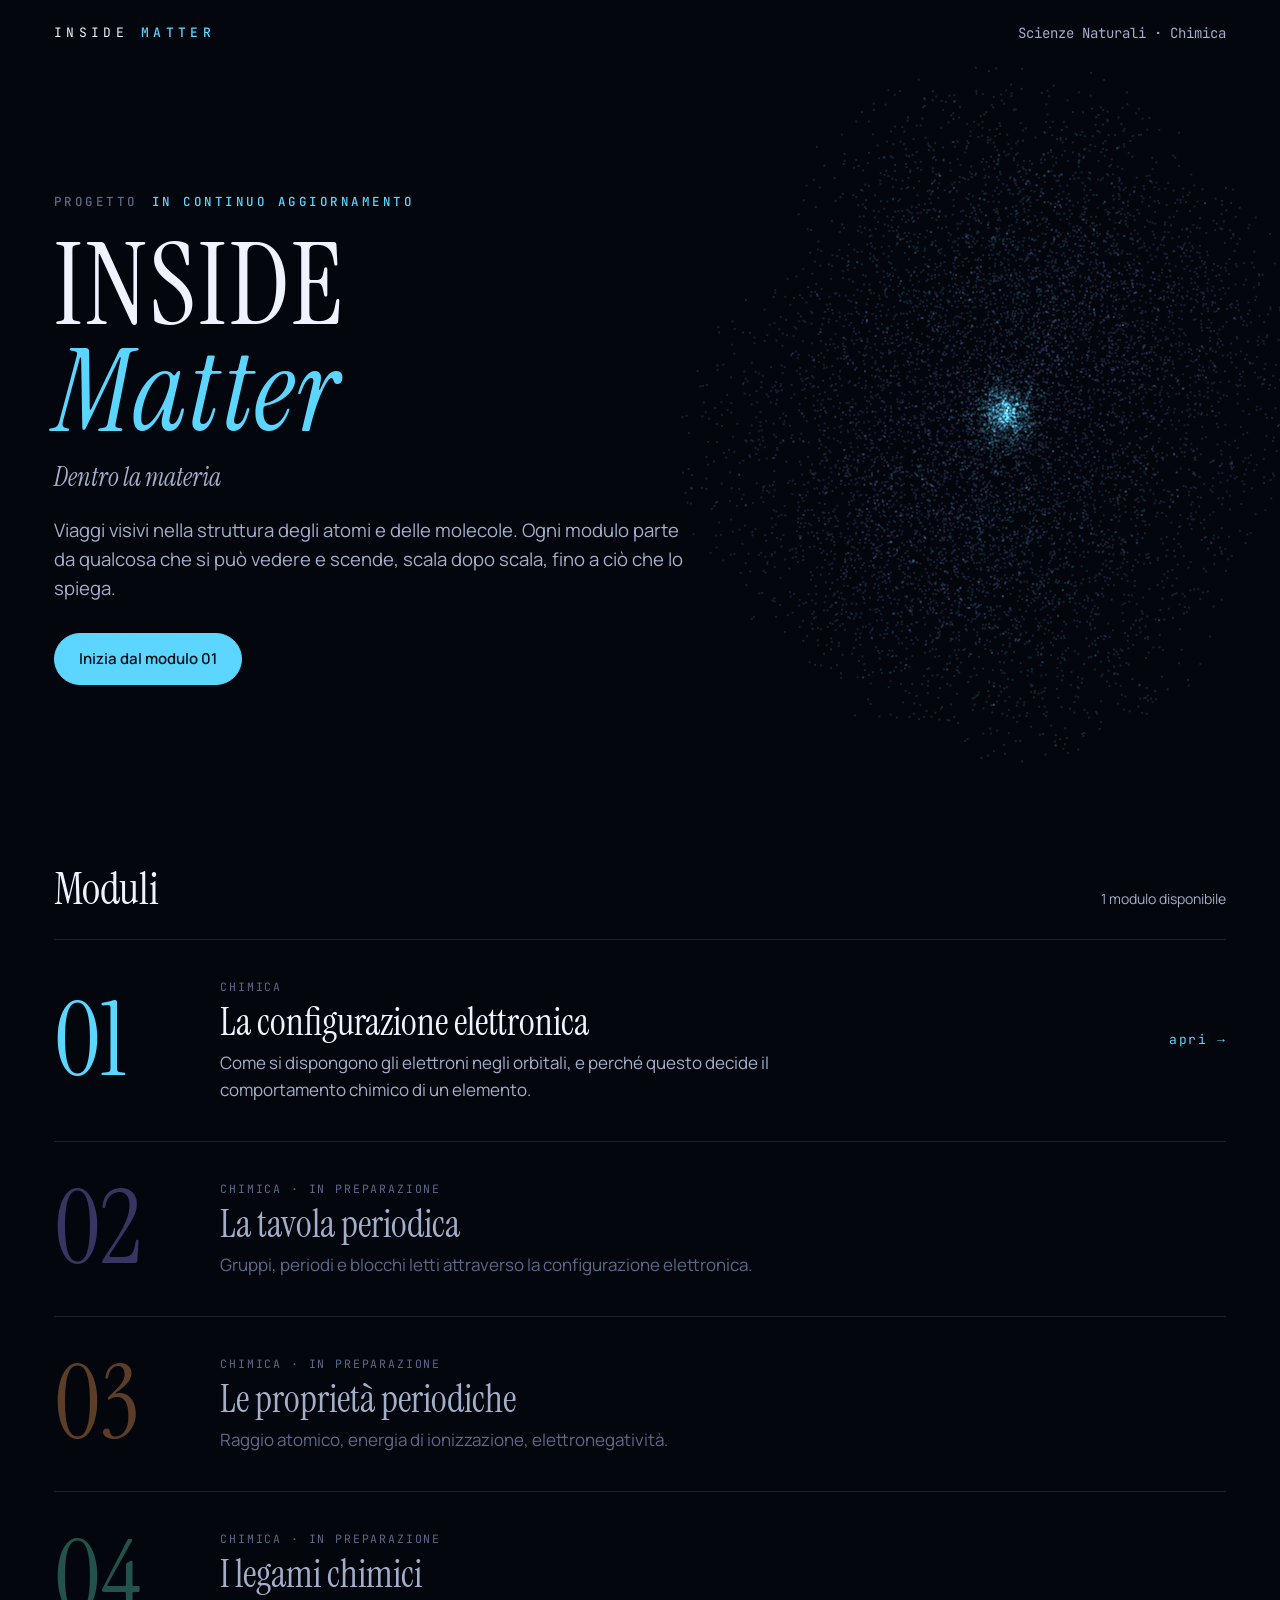
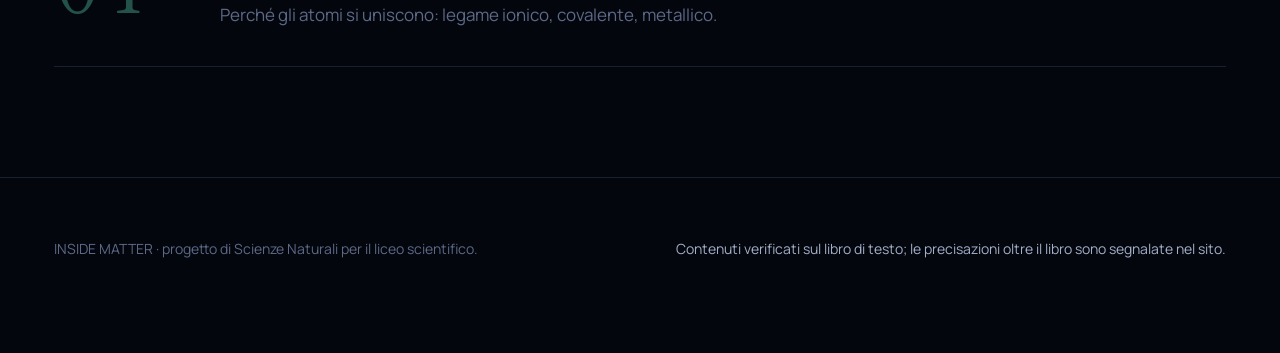
<file: index.html>
<!DOCTYPE html>
<html lang="it">
<head>
<meta charset="utf-8">
<meta name="viewport" content="width=device-width, initial-scale=1">
<title>INSIDE MATTER · Dentro la materia</title>
<meta name="description" content="Un progetto di Scienze Naturali: viaggi visivi e interattivi dentro la struttura della materia, un modulo alla volta.">
<link rel="stylesheet" href="assets/css/base.css">
<link rel="stylesheet" href="assets/css/home.css">
</head>
<body class="home">

<!-- HOME — l'elenco dei moduli si costruisce da catalogo.js: qui non serve modificare nulla
     quando aggiungi un capitolo. -->
<header class="h-barra">
  <span class="marchio mono">INSIDE <b>MATTER</b></span>
  <span class="mono piccolo">Scienze Naturali · Chimica</span>
</header>

<main>
  <section class="h-eroe">
    <div class="h-arte" data-componente="copertina"></div>
    <div class="h-testo">
      <p class="occhiello" data-n="Progetto">in continuo aggiornamento</p>
      <h1>Inside<br><em>Matter</em></h1>
      <p class="sottotitolo">Dentro la materia</p>
      <p class="lead">Viaggi visivi nella struttura degli atomi e delle molecole. Ogni modulo parte da qualcosa che si può vedere e scende, scala dopo scala, fino a ciò che lo spiega.</p>
      <a class="btn pri h-inizia" id="inizia" href="moduli/01-configurazione-elettronica/index.html">Inizia dal modulo 01</a>
    </div>
  </section>

  <section class="h-moduli" aria-labelledby="titolo-moduli">
    <div class="h-moduli-testa">
      <h2 id="titolo-moduli">Moduli</h2>
      <p class="piccolo" id="conta-moduli"></p>
    </div>
    <ol class="indice" id="indice"></ol>
  </section>
</main>

<footer class="piede"><div class="dentro">
  <p>INSIDE MATTER · progetto di Scienze Naturali per il liceo scientifico.</p>
  <p class="piccolo">Contenuti verificati sul libro di testo; le precisazioni oltre il libro sono segnalate nel sito.</p>
</div></footer>

<script src="catalogo.js"></script>
<script>
/* Costruisce l'indice dei moduli dal catalogo */
(function () {
  var cat = (window.IM_CATALOGO || []).filter(function (m) { return m.stato !== 'nascosto'; });
  var ol = document.getElementById('indice'), pubblicati = 0;
  cat.forEach(function (m) {
    var attivo = m.stato === 'pubblicato'; if (attivo) pubblicati++;
    var li = document.createElement('li');
    li.className = 'voce' + (attivo ? '' : ' futura');
    li.style.setProperty('--c', m.colore || '#5cd6ff');
    li.innerHTML = (attivo ? '<a href="moduli/' + m.id + '/index.html">' : '<div>') +
      '<span class="v-num">' + m.numero + '</span>' +
      '<span class="v-corpo"><span class="v-mat mono">' + m.materia + (attivo ? '' : ' · in preparazione') + '</span>' +
      '<b class="v-tit">' + m.titolo + '</b><span class="v-sotto">' + m.sottotitolo + '</span></span>' +
      '<span class="v-vai mono">' + (attivo ? 'apri →' : '') + '</span>' + (attivo ? '</a>' : '</div>');
    ol.appendChild(li);
  });
  document.getElementById('conta-moduli').textContent = pubblicati + (pubblicati === 1 ? ' modulo disponibile' : ' moduli disponibili');
  var primo = cat.filter(function (m) { return m.stato === 'pubblicato'; })[0];
  if (primo) { var a = document.getElementById('inizia'); a.href = 'moduli/' + primo.id + '/index.html'; a.textContent = 'Inizia dal modulo ' + primo.numero; }
})();
</script>
<script src="assets/js/core.js"></script>
<script src="assets/js/componenti/nube-orbitale.js"></script>
</body>
</html>
</file>
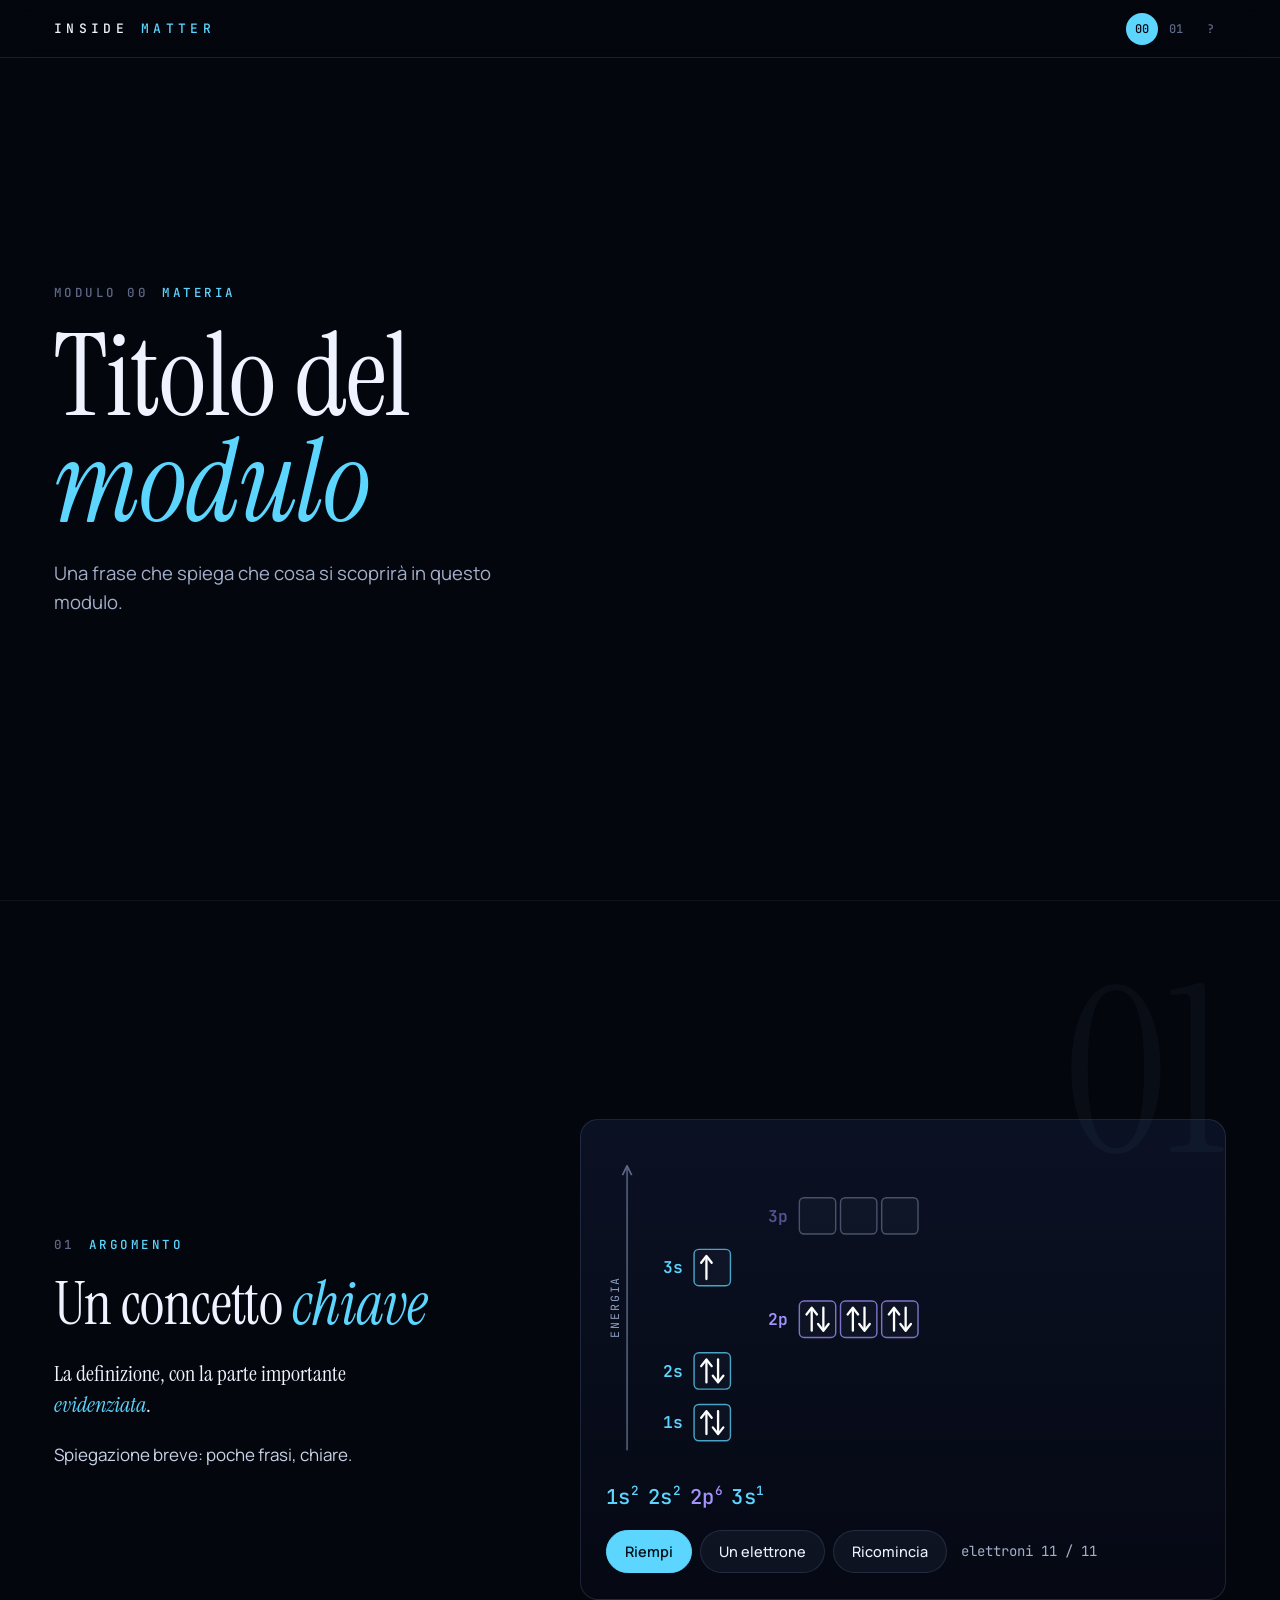
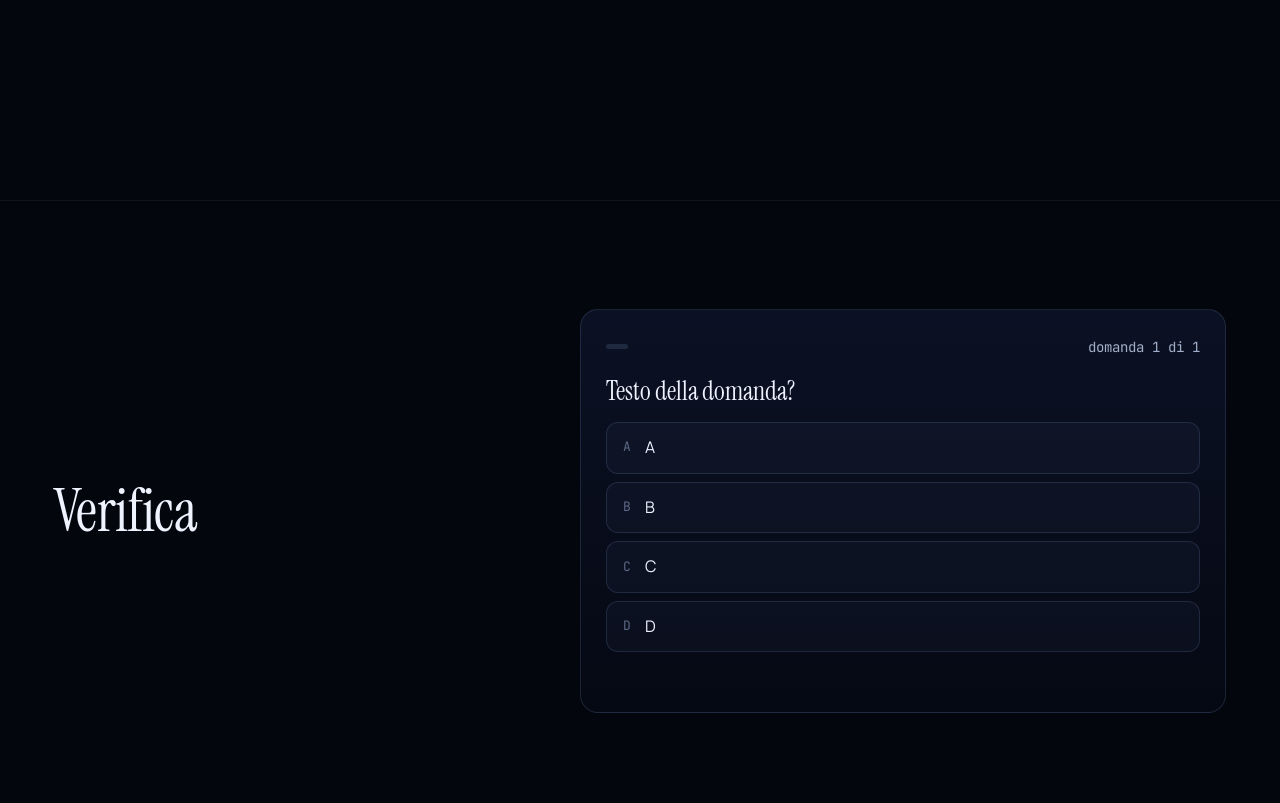
<file: _modello-modulo/index.html>
<!DOCTYPE html>
<html lang="it">
<head>
<meta charset="utf-8">
<meta name="viewport" content="width=device-width, initial-scale=1">
<!-- 1. Cambia il titolo della pagina -->
<title>Titolo del modulo · INSIDE MATTER</title>
<link rel="stylesheet" href="../../assets/css/base.css">
<link rel="stylesheet" href="../../assets/css/componenti.css">
<link rel="stylesheet" href="modulo.css">
</head>

<!-- =====================================================================
     MODELLO DI MODULO
     Come usarlo:
     1. copia questa cartella dentro  moduli/  e rinominala
        (es.  moduli/02-tavola-periodica)
     2. scrivi lo stesso nome in  data-modulo  qui sotto
     3. aggiungi il modulo in  catalogo.js  con  stato: 'pubblicato'
     4. scrivi le scene: ogni <section class="scena"> è un capitolo
        e compare da solo nella barra in alto.

     Attributi utili di una scena:
       data-titolo="..."   nome del capitolo (obbligatorio per la barra)
       data-breve="01"     etichetta corta nella barra
       class="scena piena" la scena occupa almeno tutto lo schermo

     Impaginazioni pronte (in assets/css/base.css):
       .griglia-2           testo a sinistra, figura a destra
       .griglia-2.inversa   figura a sinistra, testo a destra
       .testata             titolo a sinistra, introduzione a destra
       .centro              tutto centrato
       .griglia-3           tre colonne

     Elementi di testo pronti:
       .occhiello data-n="01"   piccola etichetta sopra il titolo
       <h2>Testo <em>evidenziato</em></h2>
       .lead   introduzione      .testo   paragrafi      .def   definizione
       .nota   precisazione oltre il libro (con riquadro ambra)
       .pannello   riquadro per un'interazione

     data-rivela="1|2|3|4" fa comparire un elemento quando entra in vista.

     Componenti interattivi già pronti (riusabili in ogni modulo):
       data-componente="nube-orbitale"     orbitali 3D (data-iniziale="2p")
       data-componente="scala-energetica"  diagramma orbitalico (data-elemento="Fe")
       data-componente="tavola"            primi 36 elementi esplorabili
       data-componente="livelli-atomo"     livelli di un atomo (data-elemento="Na")
       data-componente="quiz"              domande a scelta multipla (vedi sotto)
     Per un componente nuovo: crea un file in assets/js/componenti/,
     registralo con  IM.componente('nome', function (el, opzioni) { ... })
     e aggiungi il suo <script> in fondo a questa pagina.
     ===================================================================== -->
<body data-modulo="00-nome-del-modulo" data-radice="../../">

<main>

<!-- SCENA DI APERTURA -->
<section class="scena piena" id="apertura" data-titolo="Apertura" data-breve="00">
  <div class="dentro">
    <p class="occhiello" data-n="Modulo 00">Materia</p>
    <h1>Titolo del<br><em>modulo</em></h1>
    <p class="lead" style="margin-top:24px">Una frase che spiega che cosa si scoprirà in questo modulo.</p>
  </div>
</section>

<!-- SCENA CON TESTO E FIGURA -->
<section class="scena piena" id="concetto" data-titolo="Primo concetto" data-breve="01">
  <span class="numero-fondo" aria-hidden="true">01</span>
  <div class="dentro griglia-2">
    <div>
      <p class="occhiello" data-n="01" data-rivela>Argomento</p>
      <h2 data-rivela>Un concetto <em>chiave</em></h2>
      <p class="def" data-rivela="2" style="margin-top:24px">La definizione, con la parte importante <b>evidenziata</b>.</p>
      <div class="testo" data-rivela="3"><p>Spiegazione breve: poche frasi, chiare.</p></div>
    </div>
    <div class="pannello" data-rivela="2">
      <!-- Esempio di componente già pronto: -->
      <div data-componente="scala-energetica" data-elemento="Na" data-vuoti="1" data-controlli="si"></div>
    </div>
  </div>
</section>

<!-- SCENA QUIZ: "giusta" è l'indice della risposta corretta, partendo da 0 -->
<section class="scena" id="quiz" data-titolo="Quiz" data-breve="?">
  <div class="dentro griglia-2">
    <div><h2>Verifica</h2></div>
    <div class="pannello" data-componente="quiz">
      <script type="application/json">
      [
        {"domanda":"Testo della domanda?", "opzioni":["A","B","C","D"], "giusta":0, "spiegazione":"Perché la risposta giusta è A."}
      ]
      </script>
    </div>
  </div>
</section>

</main>

<!-- Script: tieni sempre i primi tre, poi solo i componenti che usi -->
<script src="../../catalogo.js"></script>
<script src="../../assets/js/chimica.js"></script>
<script src="../../assets/js/core.js"></script>
<script src="../../assets/js/componenti/scala-energetica.js"></script>
<script src="../../assets/js/componenti/regole.js"></script>
<script src="../../assets/js/componenti/quiz.js"></script>
</body>
</html>
</file>
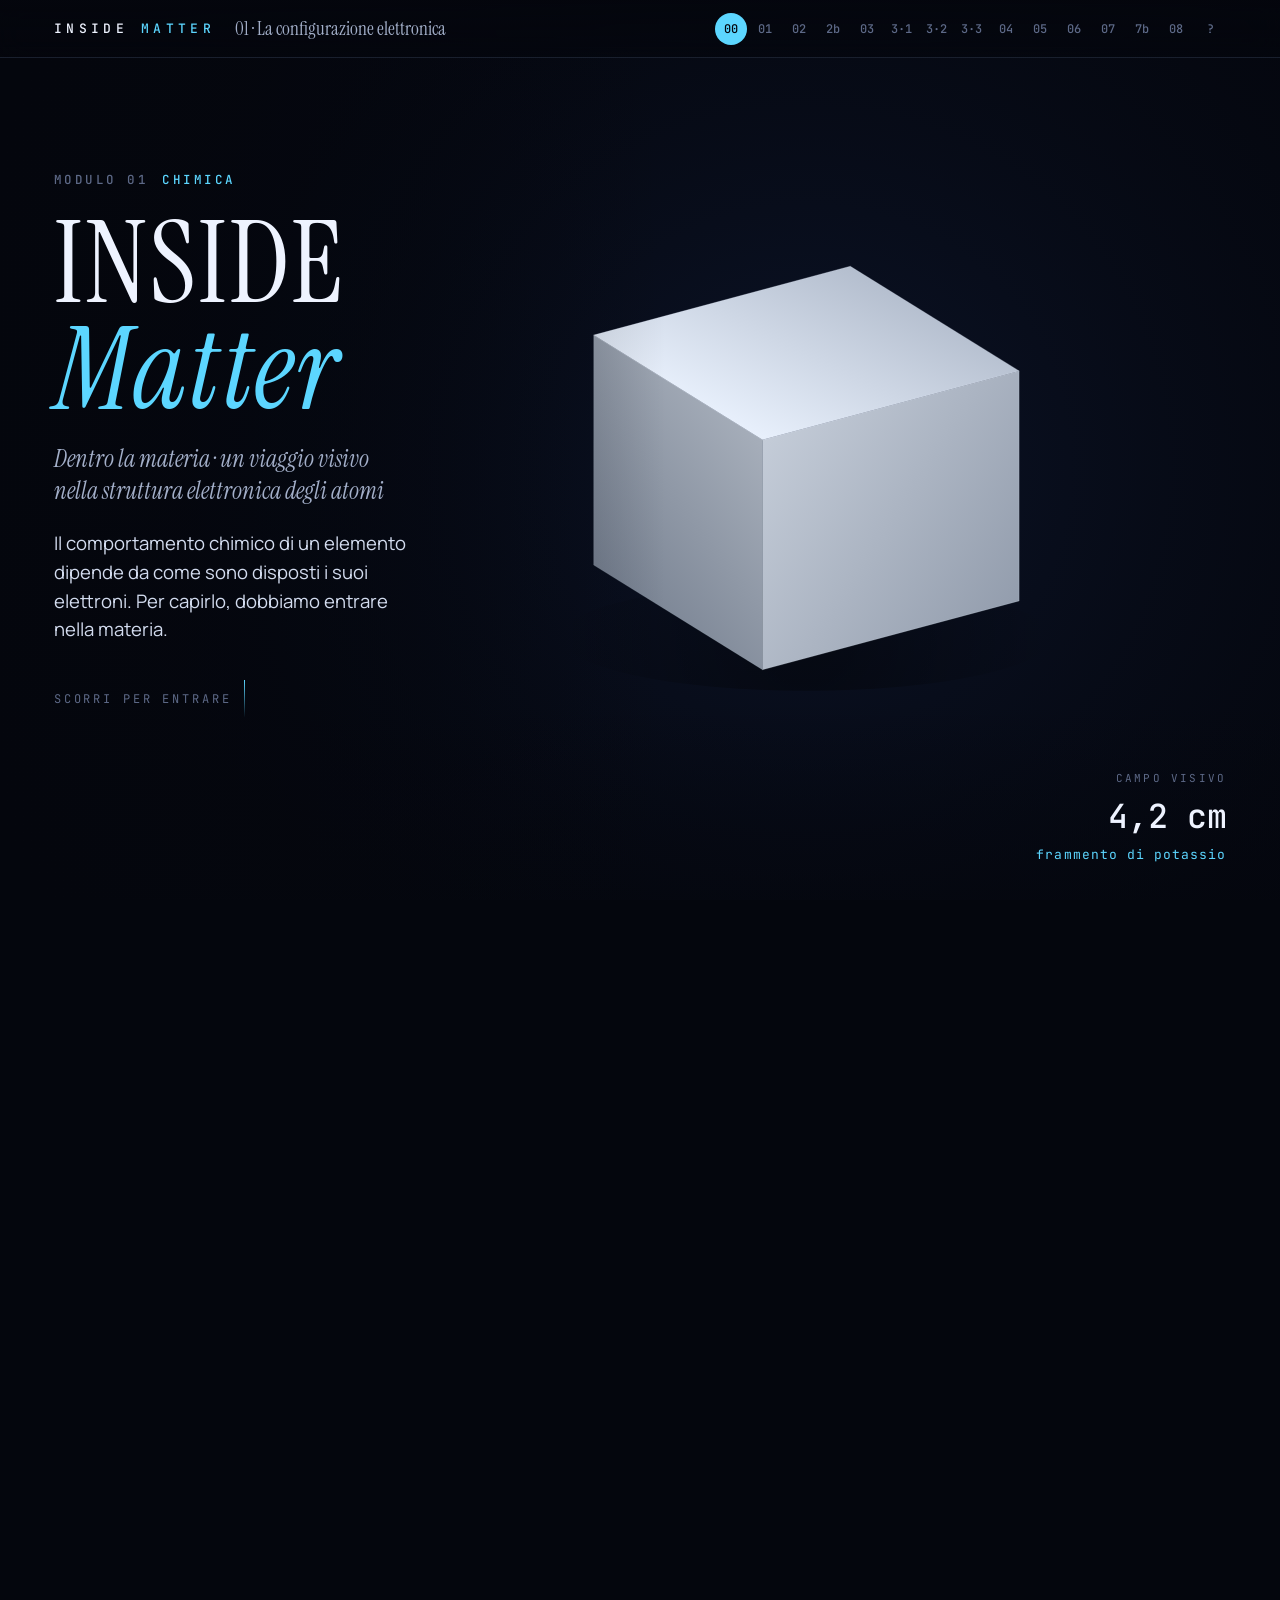
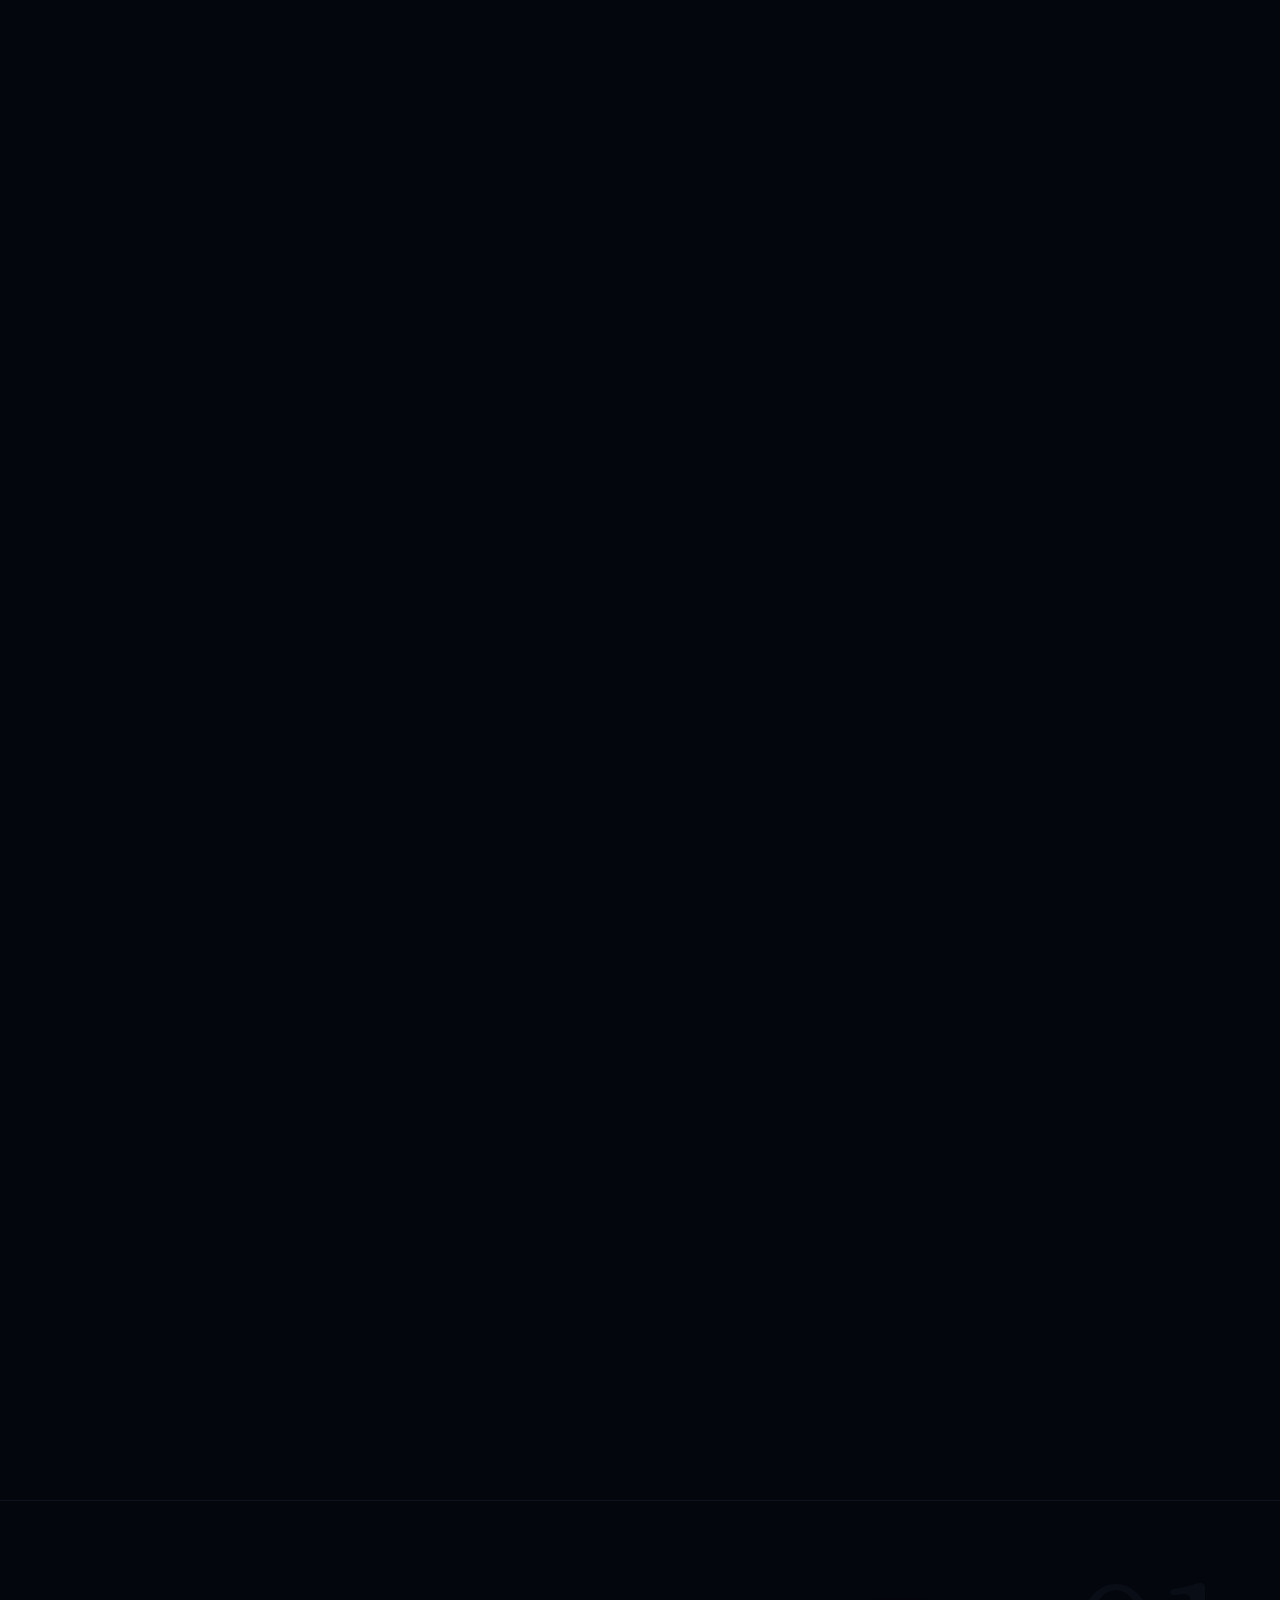
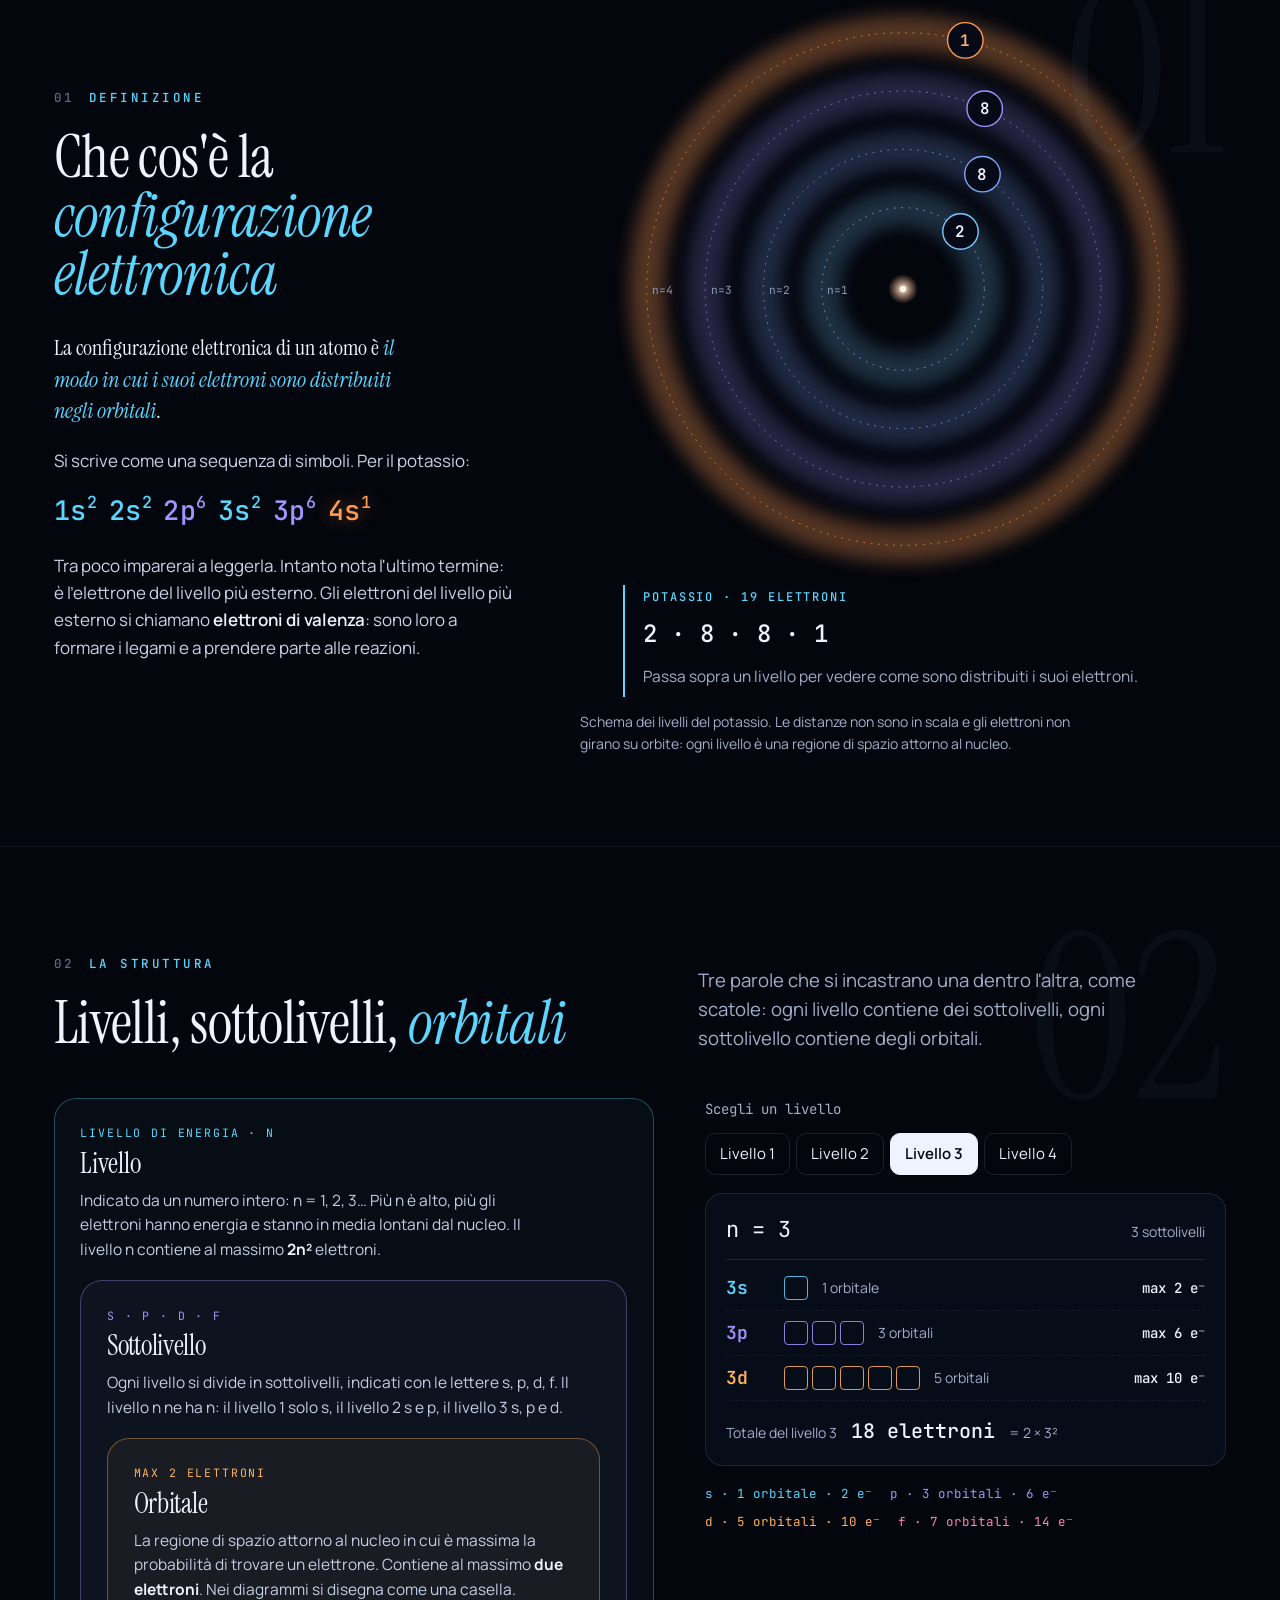
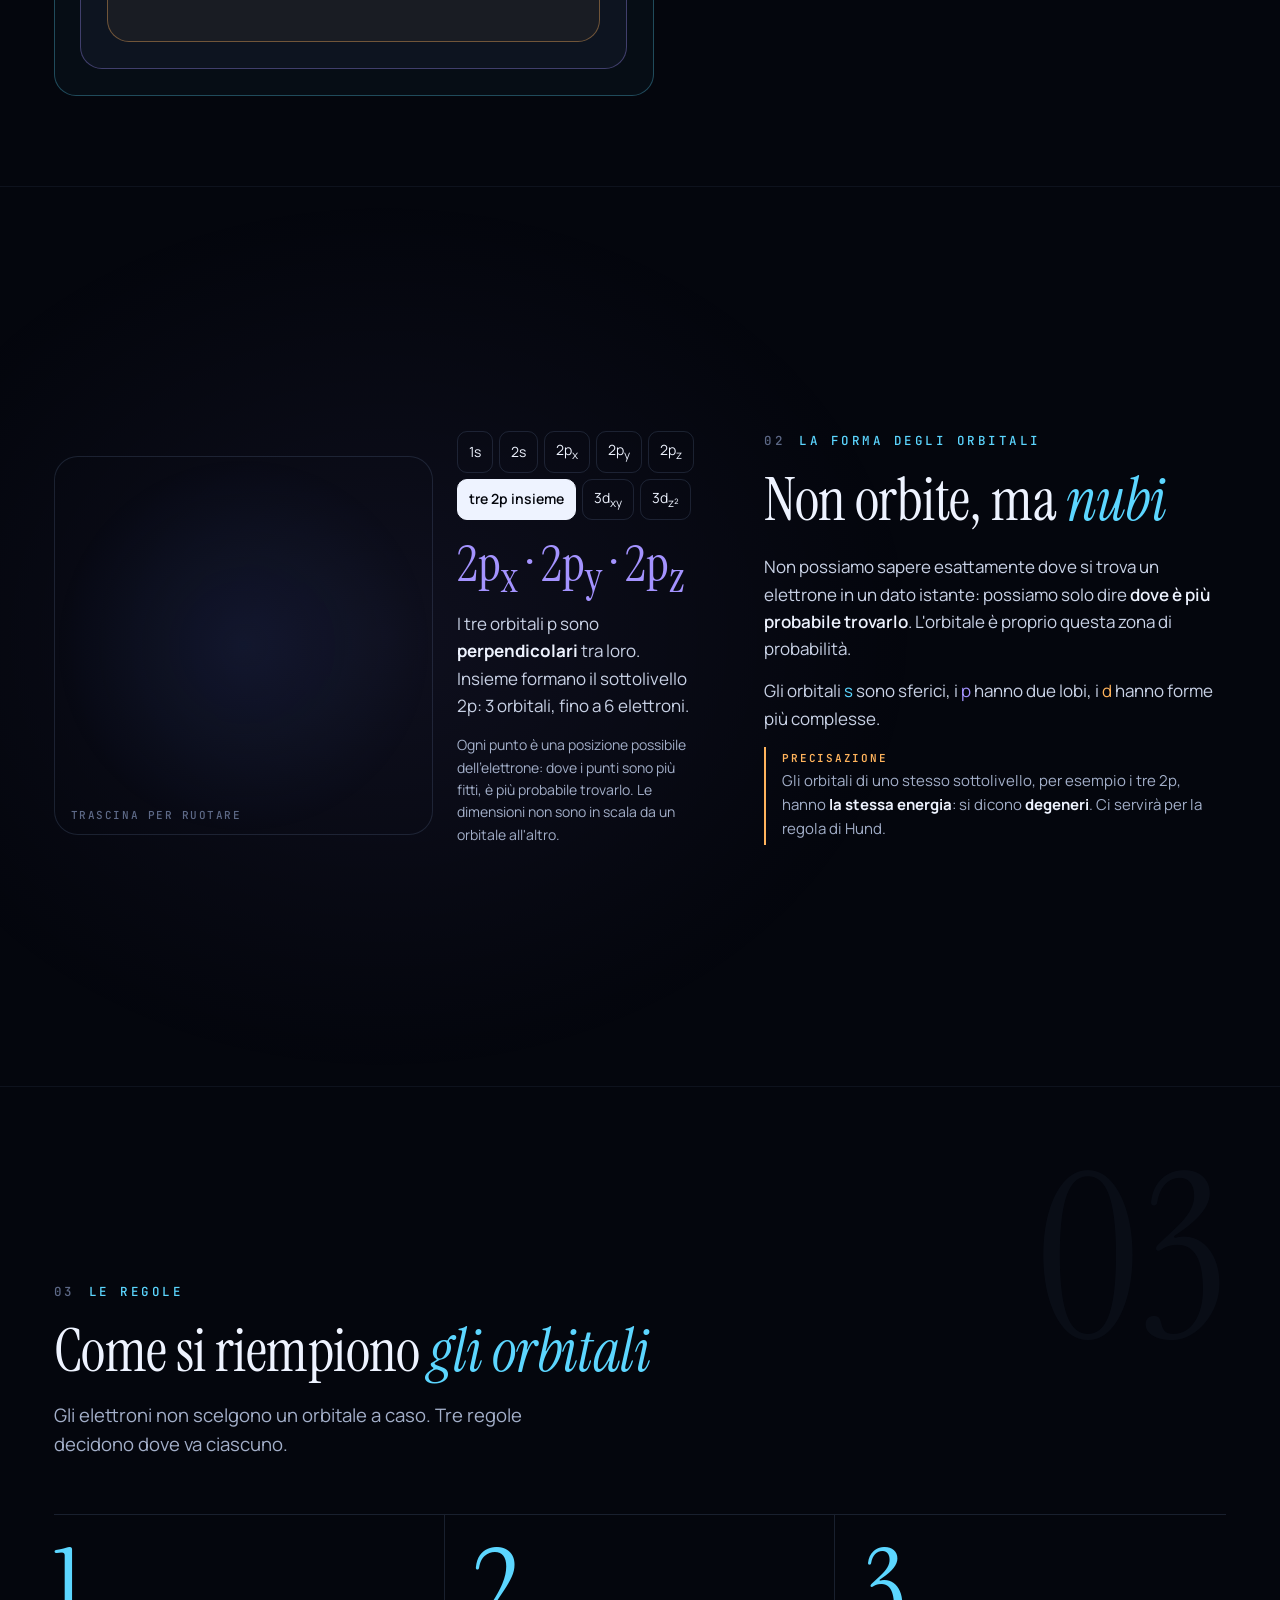
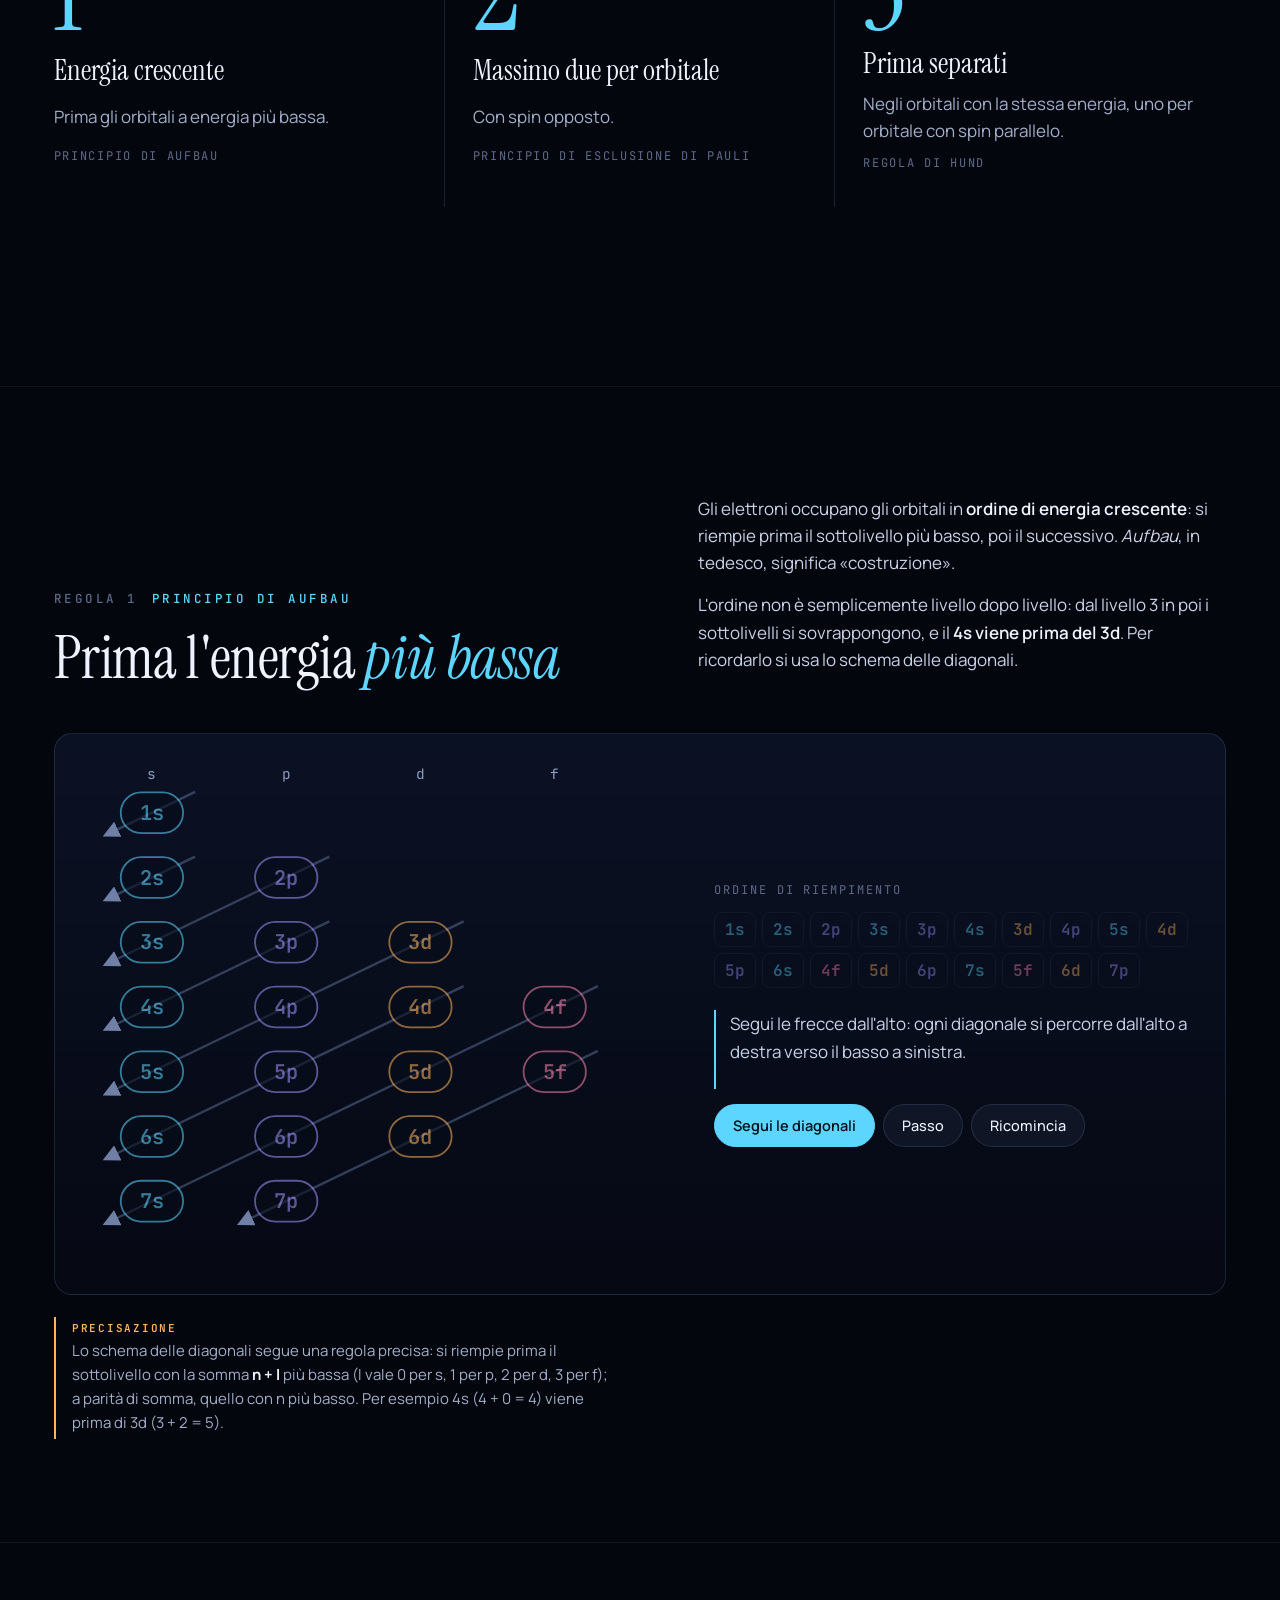
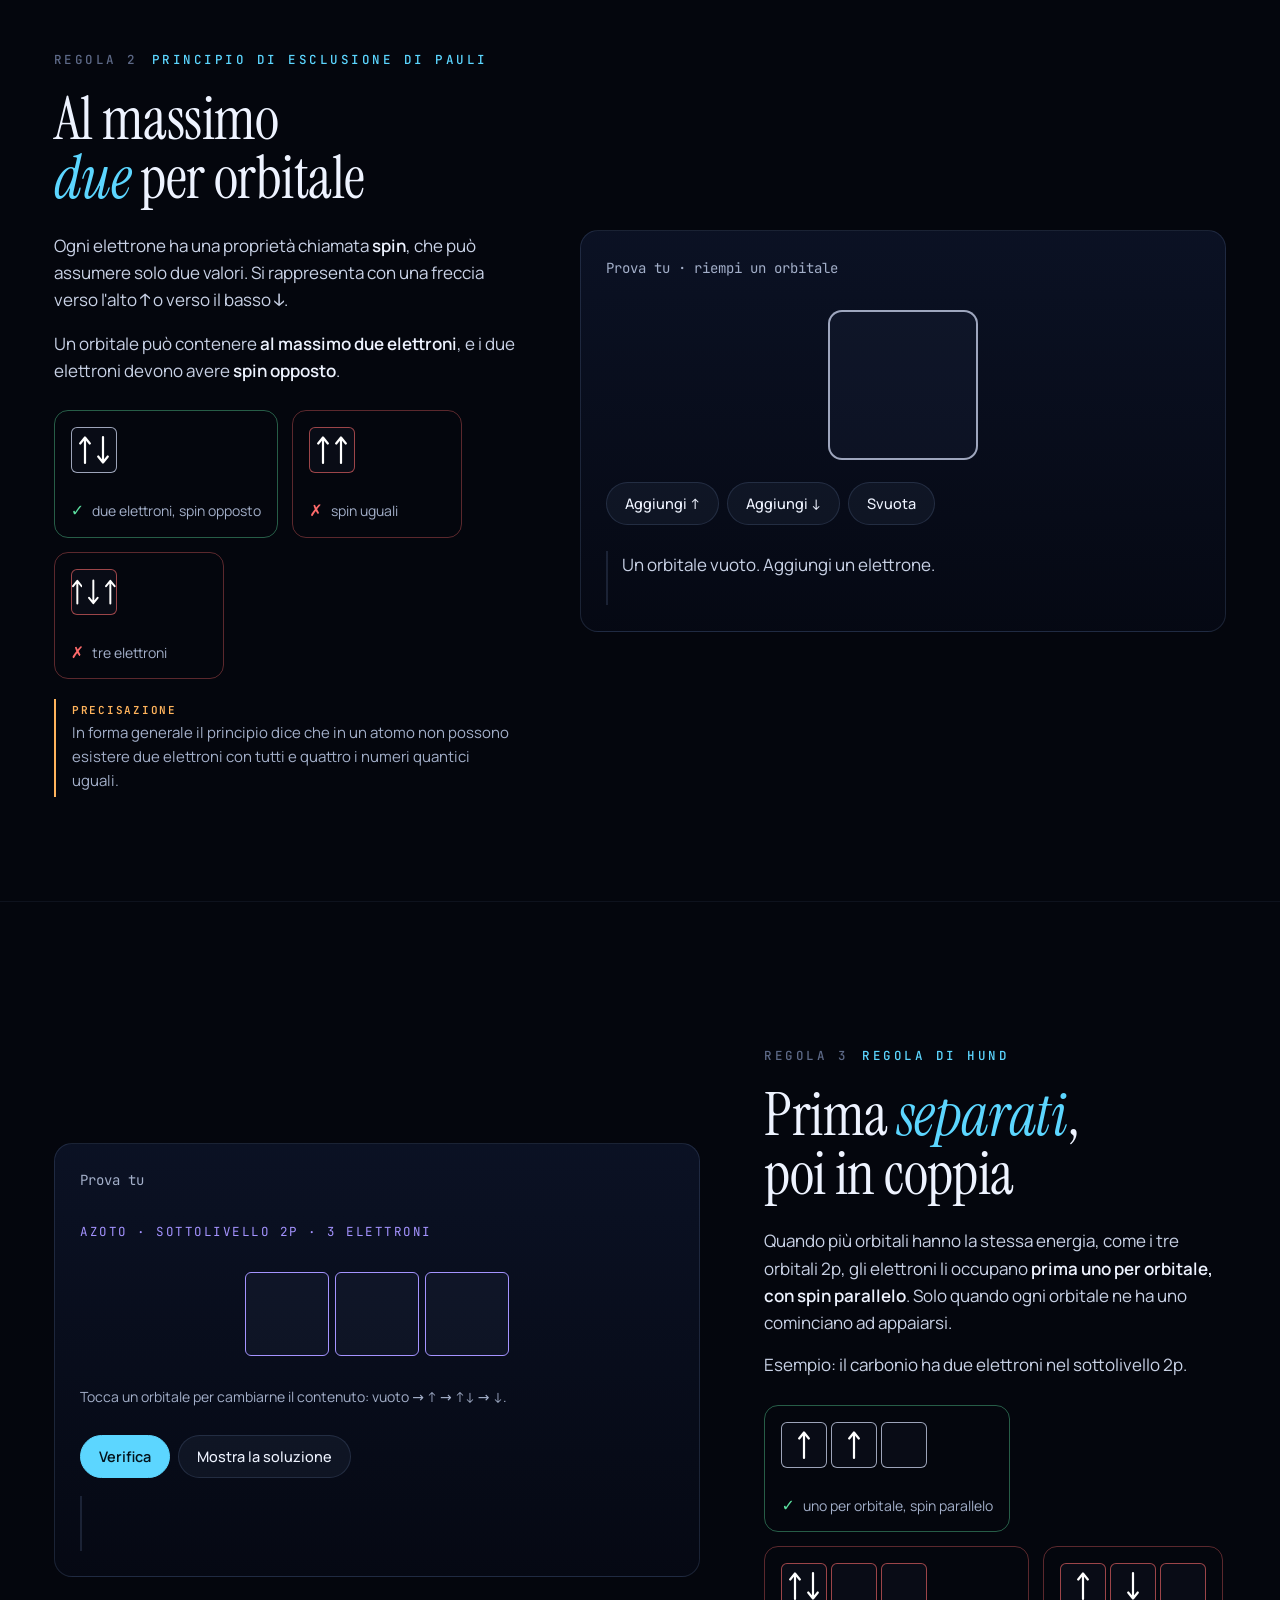
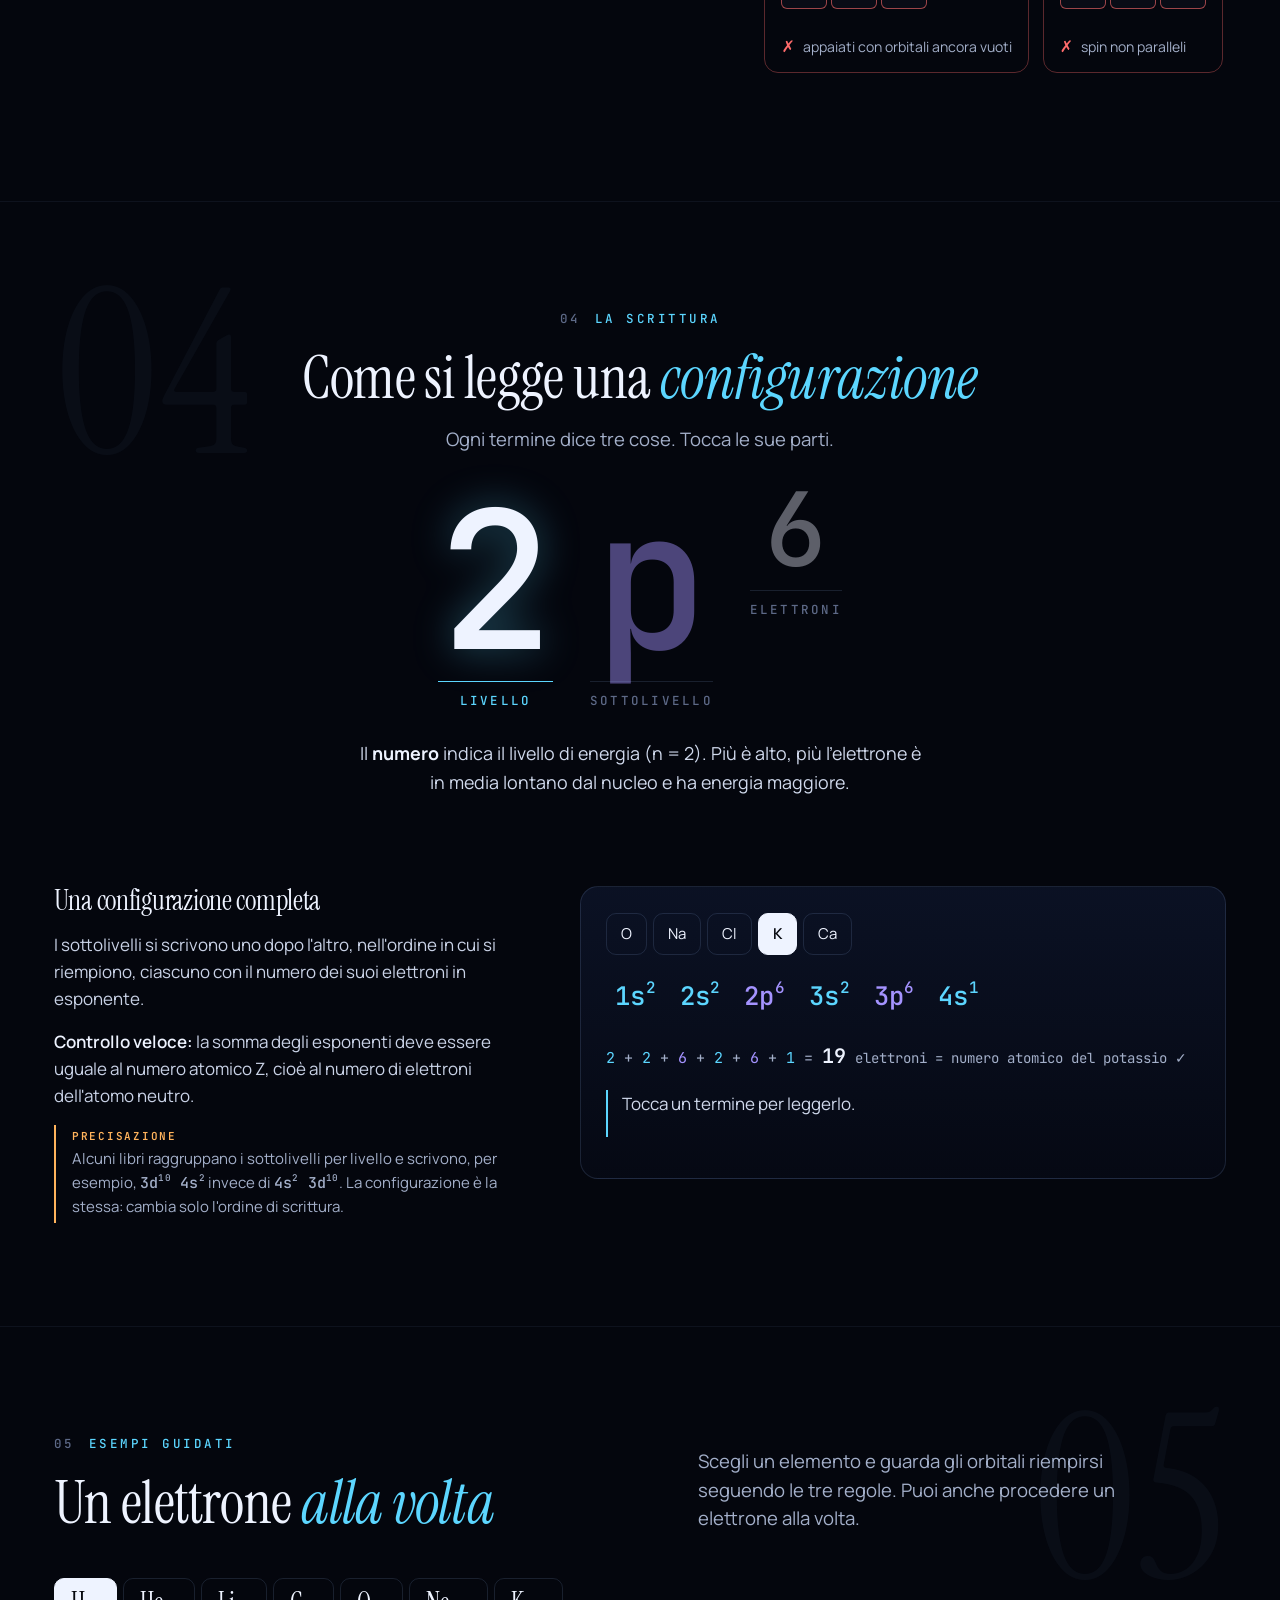
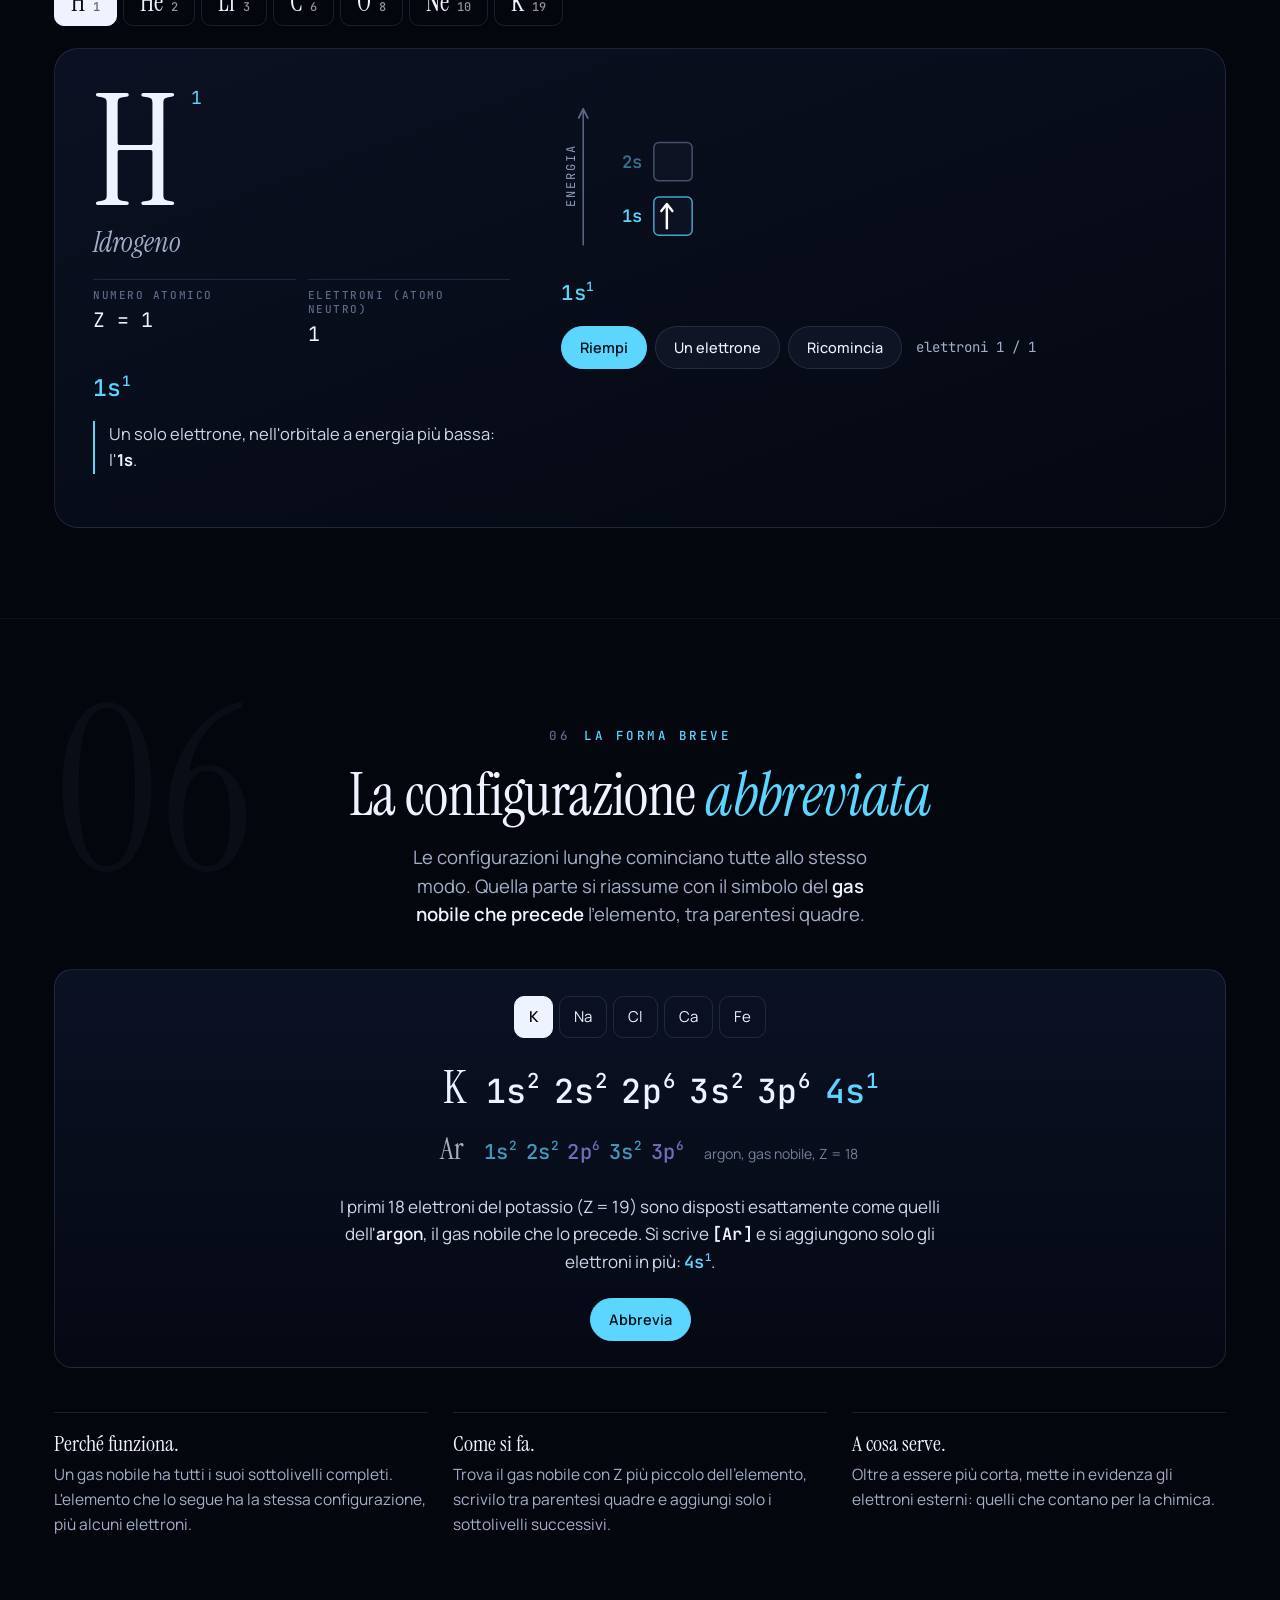
<file: moduli/01-configurazione-elettronica/index.html>
<!DOCTYPE html>
<html lang="it">
<head>
<meta charset="utf-8">
<meta name="viewport" content="width=device-width, initial-scale=1">
<title>La configurazione elettronica · INSIDE MATTER</title>
<meta name="description" content="Modulo 01 di INSIDE MATTER: come si dispongono gli elettroni negli orbitali e perché questo decide il comportamento chimico.">
<link rel="stylesheet" href="../../assets/css/base.css">
<link rel="stylesheet" href="../../assets/css/componenti.css">
<link rel="stylesheet" href="modulo.css">
</head>

<!-- data-modulo: deve coincidere con l'id nel catalogo.js
     data-radice: percorso per tornare alla cartella principale del sito -->
<body data-modulo="01-configurazione-elettronica" data-radice="../../">

<main>

<!-- ================================================================
     00 · IL VIAGGIO — dalla materia all'atomo (guidato dallo scorrimento)
     Ogni <div class="battuta"> è un'inquadratura del viaggio.
     ================================================================ -->
<section class="scena viaggio" id="viaggio" data-titolo="Il viaggio" data-breve="00">
  <div class="viaggio-binario">
  <div class="viaggio-palco" data-componente="viaggio">
    <canvas aria-hidden="true"></canvas>
    <div class="viaggio-scala" aria-hidden="true">
      <span class="v-k">campo visivo</span>
      <span class="v-misura">4 cm</span>
      <span class="v-cosa">frammento di potassio</span>
    </div>
  </div>
  </div>

  <div class="battuta apertura">
    <div>
      <p class="occhiello" data-n="Modulo 01">Chimica</p>
      <h1>Inside<br><em>Matter</em></h1>
      <p class="sottotitolo">Dentro la materia · un viaggio visivo nella struttura elettronica degli atomi</p>
      <p class="lead">Il comportamento chimico di un elemento dipende da come sono disposti i suoi elettroni. Per capirlo, dobbiamo entrare nella materia.</p>
      <p class="scorri mono">scorri per entrare</p>
    </div>
  </div>
  <div class="battuta"><div>
    <h2>Un frammento di <em>potassio</em></h2>
    <p class="lead">È un metallo così tenero che si taglia con un coltello. Si conserva sotto olio minerale: a contatto con l'acqua reagisce con violenza. <b>Perché?</b></p>
  </div></div>
  <div class="battuta"><div>
    <h2>Il reticolo</h2>
    <p class="lead">A questa scala il metallo non è più liscio: gli atomi sono disposti in un reticolo ordinato. In un centimetro cubo di potassio ce ne sono circa 10<sup>22</sup>.</p>
  </div></div>
  <div class="battuta"><div>
    <h2>Un atomo</h2>
    <p class="lead">Un singolo atomo di potassio misura circa <b>mezzo nanometro</b>.</p>
  </div></div>
  <div class="battuta"><div>
    <h2>Il nucleo</h2>
    <p class="lead">Al centro c'è il nucleo, con 19 protoni: decine di migliaia di volte più piccolo dell'atomo. Tutto il resto è lo spazio degli <b>elettroni</b>.</p>
  </div></div>
  <div class="battuta"><div>
    <h2>19 elettroni, in <em>livelli</em></h2>
    <p class="lead">Gli elettroni non sono sparsi a caso: si organizzano in livelli di energia. Nel potassio <b class="mono">2 · 8 · 8 · 1</b>. Il modo in cui sono distribuiti si chiama <b>configurazione elettronica</b>.</p>
  </div></div>
  <div class="battuta"><div>
    <h2>Un solo elettrone <em>esterno</em></h2>
    <p class="lead">Il potassio ha un solo elettrone nel livello più esterno. È lui a spiegare perché reagisce così facilmente. Vediamo come.</p>
  </div></div>
</section>

<!-- ================================================================
     01 · CHE COS'È LA CONFIGURAZIONE ELETTRONICA
     ================================================================ -->
<section class="scena piena" id="definizione" data-titolo="Che cos'è" data-breve="01">
  <span class="numero-fondo" aria-hidden="true">01</span>
  <div class="dentro griglia-2">
    <div>
      <p class="occhiello" data-n="01" data-rivela>Definizione</p>
      <h2 data-rivela>Che cos'è la <em>configurazione elettronica</em></h2>
      <p class="def" data-rivela="2" style="margin-top:28px">La configurazione elettronica di un atomo è <b>il modo in cui i suoi elettroni sono distribuiti negli orbitali</b>.</p>
      <div class="testo" data-rivela="3">
        <p>Si scrive come una sequenza di simboli. Per il potassio:</p>
        <p class="cfg grande-cfg"><span class="t l-s">1s<sup>2</sup></span><span class="t l-s">2s<sup>2</sup></span><span class="t l-p">2p<sup>6</sup></span><span class="t l-s">3s<sup>2</sup></span><span class="t l-p">3p<sup>6</sup></span><span class="t l-s val">4s<sup>1</sup></span></p>
        <p>Tra poco imparerai a leggerla. Intanto nota l'ultimo termine: è l'elettrone del livello più esterno. Gli elettroni del livello più esterno si chiamano <b>elettroni di valenza</b>: sono loro a formare i legami e a prendere parte alle reazioni.</p>
      </div>
    </div>
    <figure data-rivela="2">
      <div data-componente="livelli-atomo" data-elemento="K"></div>
      <figcaption class="piccolo">Schema dei livelli del potassio. Le distanze non sono in scala e gli elettroni non girano su orbite: ogni livello è una regione di spazio attorno al nucleo.</figcaption>
    </figure>
  </div>
</section>

<!-- ================================================================
     02 · LIVELLI, SOTTOLIVELLI, ORBITALI
     ================================================================ -->
<section class="scena" id="struttura" data-titolo="Livelli, sottolivelli, orbitali" data-breve="02">
  <span class="numero-fondo" aria-hidden="true">02</span>
  <div class="dentro">
    <div class="testata">
      <div>
        <p class="occhiello" data-n="02" data-rivela>La struttura</p>
        <h2 data-rivela>Livelli, sottolivelli, <em>orbitali</em></h2>
      </div>
      <p class="lead" data-rivela="2">Tre parole che si incastrano una dentro l'altra, come scatole: ogni livello contiene dei sottolivelli, ogni sottolivello contiene degli orbitali.</p>
    </div>

    <div class="scatole">
      <article class="scatola s1" data-rivela>
        <p class="mono">livello di energia · n</p>
        <h3>Livello</h3>
        <p>Indicato da un numero intero: n = 1, 2, 3… Più n è alto, più gli elettroni hanno energia e stanno in media lontani dal nucleo. Il livello n contiene al massimo <b>2n²</b> elettroni.</p>
        <article class="scatola s2">
          <p class="mono">s · p · d · f</p>
          <h3>Sottolivello</h3>
          <p>Ogni livello si divide in sottolivelli, indicati con le lettere s, p, d, f. Il livello n ne ha n: il livello 1 solo s, il livello 2 s e p, il livello 3 s, p e d.</p>
          <article class="scatola s3">
            <p class="mono">max 2 elettroni</p>
            <h3>Orbitale</h3>
            <p>La regione di spazio attorno al nucleo in cui è massima la probabilità di trovare un elettrone. Contiene al massimo <b>due elettroni</b>. Nei diagrammi si disegna come una casella.</p>
          </article>
        </article>
      </article>
      <div class="esploratore" data-rivela="2">
        <p class="mono piccolo">Scegli un livello</p>
        <div data-componente="struttura-livelli" data-livello="3"></div>
        <div class="legenda-sotto mono">
          <span class="l-s">s · 1 orbitale · 2 e⁻</span><span class="l-p">p · 3 orbitali · 6 e⁻</span><span class="l-d">d · 5 orbitali · 10 e⁻</span><span class="l-f">f · 7 orbitali · 14 e⁻</span>
        </div>
      </div>
    </div>
  </div>
</section>

<section class="scena piena" id="orbitali" data-titolo="La forma degli orbitali" data-breve="2b">
  <div class="dentro griglia-2 inversa">
    <div>
      <p class="occhiello" data-n="02" data-rivela>La forma degli orbitali</p>
      <h2 data-rivela>Non orbite, ma <em>nubi</em></h2>
      <div class="testo" data-rivela="2" style="margin-top:24px">
        <p>Non possiamo sapere esattamente dove si trova un elettrone in un dato istante: possiamo solo dire <b>dove è più probabile trovarlo</b>. L'orbitale è proprio questa zona di probabilità.</p>
        <p>Gli orbitali <span class="l-s">s</span> sono sferici, i <span class="l-p">p</span> hanno due lobi, i <span class="l-d">d</span> hanno forme più complesse.</p>
      </div>
      <p class="nota" data-rivela="3">Gli orbitali di uno stesso sottolivello, per esempio i tre 2p, hanno <b>la stessa energia</b>: si dicono <b>degeneri</b>. Ci servirà per la regola di Hund.</p>
    </div>
    <div data-rivela="2" data-componente="nube-orbitale" data-iniziale="2p"></div>
  </div>
</section>

<!-- ================================================================
     03 · LE TRE REGOLE
     ================================================================ -->
<section class="scena piena regole-intro" id="regole" data-titolo="Le tre regole" data-breve="03">
  <span class="numero-fondo" aria-hidden="true">03</span>
  <div class="dentro">
    <p class="occhiello" data-n="03" data-rivela>Le regole</p>
    <h2 data-rivela>Come si riempiono <em>gli orbitali</em></h2>
    <p class="lead" data-rivela="2" style="margin-top:20px">Gli elettroni non scelgono un orbitale a caso. Tre regole decidono dove va ciascuno.</p>
    <ol class="tre-regole">
      <li data-rivela><a href="#aufbau"><span class="nr">1</span><b>Energia crescente</b><span>Prima gli orbitali a energia più bassa.</span><i class="mono">principio di Aufbau</i></a></li>
      <li data-rivela="2"><a href="#pauli"><span class="nr">2</span><b>Massimo due per orbitale</b><span>Con spin opposto.</span><i class="mono">principio di esclusione di Pauli</i></a></li>
      <li data-rivela="3"><a href="#hund"><span class="nr">3</span><b>Prima separati</b><span>Negli orbitali con la stessa energia, uno per orbitale con spin parallelo.</span><i class="mono">regola di Hund</i></a></li>
    </ol>
  </div>
</section>

<section class="scena" id="aufbau" data-titolo="Regola 1 · Aufbau" data-breve="3·1">
  <div class="dentro">
    <div class="testata">
      <div>
        <p class="occhiello" data-n="Regola 1" data-rivela>Principio di Aufbau</p>
        <h2 data-rivela>Prima l'energia <em>più bassa</em></h2>
      </div>
      <div class="testo" data-rivela="2">
        <p>Gli elettroni occupano gli orbitali in <b>ordine di energia crescente</b>: si riempie prima il sottolivello più basso, poi il successivo. <i>Aufbau</i>, in tedesco, significa «costruzione».</p>
        <p>L'ordine non è semplicemente livello dopo livello: dal livello 3 in poi i sottolivelli si sovrappongono, e il <b>4s viene prima del 3d</b>. Per ricordarlo si usa lo schema delle diagonali.</p>
      </div>
    </div>
    <div class="pannello" data-rivela="2" data-componente="aufbau"></div>
    <p class="nota" style="margin-top:22px">Lo schema delle diagonali segue una regola precisa: si riempie prima il sottolivello con la somma <b>n + l</b> più bassa (l vale 0 per s, 1 per p, 2 per d, 3 per f); a parità di somma, quello con n più basso. Per esempio 4s (4 + 0 = 4) viene prima di 3d (3 + 2 = 5).</p>
  </div>
</section>

<section class="scena piena" id="pauli" data-titolo="Regola 2 · Pauli" data-breve="3·2">
  <div class="dentro griglia-2">
    <div>
      <p class="occhiello" data-n="Regola 2" data-rivela>Principio di esclusione di Pauli</p>
      <h2 data-rivela>Al massimo <em>due</em> per orbitale</h2>
      <div class="testo" data-rivela="2" style="margin-top:24px">
        <p>Ogni elettrone ha una proprietà chiamata <b>spin</b>, che può assumere solo due valori. Si rappresenta con una freccia verso l'alto <span class="mono">↑</span> o verso il basso <span class="mono">↓</span>.</p>
        <p>Un orbitale può contenere <b>al massimo due elettroni</b>, e i due elettroni devono avere <b>spin opposto</b>.</p>
      </div>
      <div data-rivela="3" data-componente="confronto" data-casi='[{"ok":true,"orb":[[1,-1]],"testo":"due elettroni, spin opposto"},{"ok":false,"orb":[[1,1]],"testo":"spin uguali"},{"ok":false,"orb":[[1,-1,1]],"testo":"tre elettroni"}]'></div>
      <p class="nota" data-rivela="3" style="margin-top:20px">In forma generale il principio dice che in un atomo non possono esistere due elettroni con tutti e quattro i numeri quantici uguali.</p>
    </div>
    <div class="pannello prova" data-rivela="2">
      <p class="mono piccolo">Prova tu · riempi un orbitale</p>
      <div data-componente="pauli"></div>
    </div>
  </div>
</section>

<section class="scena piena" id="hund" data-titolo="Regola 3 · Hund" data-breve="3·3">
  <div class="dentro griglia-2 inversa">
    <div>
      <p class="occhiello" data-n="Regola 3" data-rivela>Regola di Hund</p>
      <h2 data-rivela>Prima <em>separati</em>, poi in coppia</h2>
      <div class="testo" data-rivela="2" style="margin-top:24px">
        <p>Quando più orbitali hanno la stessa energia, come i tre orbitali 2p, gli elettroni li occupano <b>prima uno per orbitale, con spin parallelo</b>. Solo quando ogni orbitale ne ha uno cominciano ad appaiarsi.</p>
        <p>Esempio: il carbonio ha due elettroni nel sottolivello 2p.</p>
      </div>
      <div data-rivela="3" data-componente="confronto" data-casi='[{"ok":true,"orb":[[1],[1],[]],"testo":"uno per orbitale, spin parallelo"},{"ok":false,"orb":[[1,-1],[],[]],"testo":"appaiati con orbitali ancora vuoti"},{"ok":false,"orb":[[1],[-1],[]],"testo":"spin non paralleli"}]'></div>
    </div>
    <div class="pannello prova" data-rivela="2">
      <p class="mono piccolo">Prova tu</p>
      <div data-componente="hund"></div>
    </div>
  </div>
</section>

<!-- ================================================================
     04 · COME SI SCRIVE
     ================================================================ -->
<section class="scena" id="scrittura" data-titolo="Come si scrive" data-breve="04">
  <span class="numero-fondo" aria-hidden="true">04</span>
  <div class="dentro">
    <div class="centro">
      <p class="occhiello centrato" data-n="04" data-rivela>La scrittura</p>
      <h2 data-rivela>Come si legge una <em>configurazione</em></h2>
      <p class="lead" data-rivela="2" style="margin-top:18px">Ogni termine dice tre cose. Tocca le sue parti.</p>
    </div>
    <div data-rivela="2" data-componente="anatomia" data-n="2" data-l="p" data-e="6"></div>

    <div class="griglia-2 leggi-blocco">
      <div>
        <h3 data-rivela>Una configurazione completa</h3>
        <div class="testo" data-rivela="2" style="margin-top:14px">
          <p>I sottolivelli si scrivono uno dopo l'altro, nell'ordine in cui si riempiono, ciascuno con il numero dei suoi elettroni in esponente.</p>
          <p><b>Controllo veloce:</b> la somma degli esponenti deve essere uguale al numero atomico Z, cioè al numero di elettroni dell'atomo neutro.</p>
        </div>
        <p class="nota" data-rivela="3">Alcuni libri raggruppano i sottolivelli per livello e scrivono, per esempio, <span class="cfg">3d<sup>10</sup> 4s<sup>2</sup></span> invece di <span class="cfg">4s<sup>2</sup> 3d<sup>10</sup></span>. La configurazione è la stessa: cambia solo l'ordine di scrittura.</p>
      </div>
      <div class="pannello" data-rivela="2" data-componente="leggi-config" data-elementi="O,Na,Cl,K,Ca" data-iniziale="K"></div>
    </div>
  </div>
</section>

<!-- ================================================================
     05 · ESEMPI GUIDATI
     Per aggiungere un esempio: copia un <template> e cambia data-esempio.
     data-vuoti = quanti sottolivelli vuoti mostrare sopra l'ultimo pieno.
     ================================================================ -->
<section class="scena" id="esempi" data-titolo="Esempi guidati" data-breve="05">
  <span class="numero-fondo" aria-hidden="true">05</span>
  <div class="dentro">
    <div class="testata">
      <div>
        <p class="occhiello" data-n="05" data-rivela>Esempi guidati</p>
        <h2 data-rivela>Un elettrone <em>alla volta</em></h2>
      </div>
      <p class="lead" data-rivela="2">Scegli un elemento e guarda gli orbitali riempirsi seguendo le tre regole. Puoi anche procedere un elettrone alla volta.</p>
    </div>
    <div data-rivela="2" data-componente="esempi">
      <template data-esempio="H" data-vuoti="1"><p class="es-nota">Un solo elettrone, nell'orbitale a energia più bassa: l'<b>1s</b>.</p></template>
      <template data-esempio="He" data-vuoti="1"><p class="es-nota">Il secondo elettrone entra nello stesso orbitale con <b>spin opposto</b> (Pauli). Il livello 1 è completo.</p></template>
      <template data-esempio="Li" data-vuoti="1"><p class="es-nota">Il livello 1 è pieno: il terzo elettrone va nel <b>2s</b>, il sottolivello successivo.</p></template>
      <template data-esempio="C" data-vuoti="0"><p class="es-nota">Dopo 2s² comincia il 2p. I due elettroni 2p occupano <b>orbitali diversi con spin parallelo</b> (Hund).</p></template>
      <template data-esempio="O" data-vuoti="0"><p class="es-nota">Quattro elettroni nel 2p: prima uno per orbitale, poi il quarto si appaia. Restano <b>due elettroni spaiati</b>.</p></template>
      <template data-esempio="Ne" data-vuoti="1"><p class="es-nota">Il 2p è completo e il livello 2 ha 8 elettroni. Con il livello esterno pieno, il neon quasi non reagisce.</p></template>
      <template data-esempio="K" data-vuoti="1"><p class="es-nota">Dopo il 3p non si passa al 3d: il <b>4s ha energia più bassa</b>. Il diciannovesimo elettrone va nel 4s.</p></template>
    </div>
  </div>
</section>

<!-- ================================================================
     06 · CONFIGURAZIONE ABBREVIATA
     ================================================================ -->
<section class="scena piena" id="abbreviata" data-titolo="Configurazione abbreviata" data-breve="06">
  <span class="numero-fondo" aria-hidden="true">06</span>
  <div class="dentro">
    <div class="centro">
      <p class="occhiello centrato" data-n="06" data-rivela>La forma breve</p>
      <h2 data-rivela>La configurazione <em>abbreviata</em></h2>
      <p class="lead" data-rivela="2" style="margin-top:18px">Le configurazioni lunghe cominciano tutte allo stesso modo. Quella parte si riassume con il simbolo del <b>gas nobile che precede</b> l'elemento, tra parentesi quadre.</p>
    </div>
    <div class="pannello abbr-pannello" data-rivela="2" data-componente="abbreviata" data-elementi="K,Na,Cl,Ca,Fe" data-iniziale="K"></div>
    <div class="griglia-3 perche" data-rivela="3">
      <p><b>Perché funziona.</b> Un gas nobile ha tutti i suoi sottolivelli completi. L'elemento che lo segue ha la stessa configurazione, più alcuni elettroni.</p>
      <p><b>Come si fa.</b> Trova il gas nobile con Z più piccolo dell'elemento, scrivilo tra parentesi quadre e aggiungi solo i sottolivelli successivi.</p>
      <p><b>A cosa serve.</b> Oltre a essere più corta, mette in evidenza gli elettroni esterni: quelli che contano per la chimica.</p>
    </div>
  </div>
</section>

<!-- ================================================================
     07 · ELETTRONI DI VALENZA
     ================================================================ -->
<section class="scena" id="valenza" data-titolo="Elettroni di valenza" data-breve="07">
  <span class="numero-fondo" aria-hidden="true">07</span>
  <div class="dentro">
    <div class="griglia-2">
      <div>
        <p class="occhiello" data-n="07" data-rivela>La chimica</p>
        <h2 data-rivela>Gli elettroni di <em>valenza</em></h2>
      </div>
      <p class="def" data-rivela="2">Gli elettroni di valenza sono gli elettroni del <b>livello energetico più esterno</b> di un atomo.</p>
    </div>
    <p class="testo" data-rivela="2" style="margin:30px 0 40px">Sono i più lontani dal nucleo e i meno trattenuti: sono loro che un atomo cede, acquista o mette in comune quando forma un legame. Per questo <b>elementi con la stessa configurazione esterna si comportano in modo simile</b>.</p>

    <div data-rivela="2" data-componente="famiglie" data-famiglie='[
      {"gruppo":"gruppo 1","titolo":"Metalli alcalini","elementi":["Li","Na","K"],"esterno":"ns¹ · 1 elettrone di valenza","comportamento":"Cedono facilmente il loro unico elettrone esterno e diventano ioni positivi (+1). Sono metalli molto reattivi."},
      {"gruppo":"gruppo 17","titolo":"Alogeni","elementi":["F","Cl","Br"],"esterno":"ns² np⁵ · 7 elettroni di valenza","comportamento":"Manca un solo elettrone per completare il livello esterno: tendono ad acquistarlo e diventano ioni negativi (−1)."},
      {"gruppo":"gruppo 18","titolo":"Gas nobili","elementi":["Ne","Ar","Kr"],"esterno":"ns² np⁶ · 8 elettroni di valenza","comportamento":"Livello esterno completo, configurazione molto stabile: quasi non reagiscono. L’elio ha 1s²: il suo unico livello è completo con 2 elettroni."}
    ]'></div>

    <div class="ritorno" data-rivela>
      <div>
        <p class="occhiello" data-n="↺">Torniamo al potassio</p>
        <h3>Perché il potassio reagisce così facilmente</h3>
        <p class="testo">Il potassio ha un solo elettrone di valenza, nel 4s. Cedendolo diventa lo ione K<sup>+</sup>, che ha la stessa configurazione dell'argon: tutti i livelli occupati sono completi. Per questo lo perde con tanta facilità, per esempio quando reagisce con l'acqua.</p>
      </div>
      <div class="ione">
        <p><span class="ione-s">K</span><span class="cfg"><span class="t core">[Ar]</span><span class="t l-s val">4s<sup>1</sup></span></span></p>
        <p class="ione-freccia mono">cede 1 elettrone →</p>
        <p><span class="ione-s">K<sup>+</sup></span><span class="cfg"><span class="t core">[Ar]</span></span><span class="piccolo">come l'argon</span></p>
      </div>
    </div>
  </div>
</section>

<section class="scena" id="esplora" data-titolo="Esplora gli elementi" data-breve="7b">
  <div class="dentro">
    <div class="testata">
      <div>
        <p class="occhiello" data-n="07" data-rivela>Laboratorio</p>
        <h2 data-rivela>Esplora gli elementi da <em>H</em> a <em>Kr</em></h2>
      </div>
      <p class="lead" data-rivela="2">Tocca un elemento: vedrai la sua configurazione completa e abbreviata, gli elettroni di valenza e il diagramma degli orbitali.</p>
    </div>
    <div data-rivela="2" data-componente="tavola" data-iniziale="19"></div>
  </div>
</section>

<!-- ================================================================
     08 · RIPASSO VELOCE E QUIZ
     ================================================================ -->
<section class="scena" id="ripasso" data-titolo="Ripasso veloce" data-breve="08">
  <span class="numero-fondo" aria-hidden="true">08</span>
  <div class="dentro">
    <div class="testata">
      <div>
        <p class="occhiello" data-n="08" data-rivela>Ripasso veloce</p>
        <h2 data-rivela>Tutto in <em>una pagina</em></h2>
      </div>
      <p class="lead" data-rivela="2">Le cose da sapere per la verifica e l'interrogazione.</p>
    </div>

    <div class="ripasso">
      <article class="rip r-def" data-rivela>
        <p class="mono rip-k">Definizione</p>
        <p>La <b>configurazione elettronica</b> è il modo in cui gli elettroni di un atomo sono distribuiti negli orbitali.</p>
        <p class="rip-sotto"><b>Livello</b> (n = 1, 2, 3…) → <b>sottolivello</b> (s, p, d, f) → <b>orbitale</b> (max 2 e⁻)</p>
        <table class="rip-tab mono"><tr><td class="l-s">s</td><td>1 orbitale</td><td>2 e⁻</td></tr><tr><td class="l-p">p</td><td>3 orbitali</td><td>6 e⁻</td></tr><tr><td class="l-d">d</td><td>5 orbitali</td><td>10 e⁻</td></tr><tr><td class="l-f">f</td><td>7 orbitali</td><td>14 e⁻</td></tr></table>
      </article>
      <article class="rip r-regole" data-rivela="2">
        <p class="mono rip-k">Le tre regole</p>
        <ol>
          <li><b>Aufbau</b> · si riempiono prima gli orbitali a energia più bassa.<span class="cfg piccolo">1s 2s 2p 3s 3p 4s 3d 4p 5s…</span></li>
          <li><b>Pauli</b> · al massimo 2 elettroni per orbitale, con spin opposto <span class="mono">↑↓</span>.</li>
          <li><b>Hund</b> · negli orbitali degeneri prima un elettrone per orbitale, con spin parallelo <span class="mono">↑ ↑ ↑</span>.</li>
        </ol>
      </article>
      <article class="rip r-legge" data-rivela>
        <p class="mono rip-k">Come si legge</p>
        <p class="cfg rip-grande"><span class="l-p">3p<sup>5</sup></span></p>
        <p>3 = livello · p = sottolivello · 5 = elettroni in quel sottolivello.</p>
        <p>La somma degli esponenti è uguale a Z.</p>
      </article>
      <article class="rip r-val" data-rivela="2">
        <p class="mono rip-k">Elettroni di valenza</p>
        <p>Sono gli elettroni del <b>livello più esterno</b>. Decidono il comportamento chimico: elementi dello stesso gruppo hanno la stessa configurazione esterna e si comportano in modo simile.</p>
        <p class="piccolo">Forma abbreviata: [gas nobile precedente] + elettroni in più.</p>
      </article>
      <article class="rip r-k" data-rivela="3">
        <p class="mono rip-k">Esempio finale · potassio, Z = 19</p>
        <p class="cfg rip-k-cfg"><span class="t l-s">1s<sup>2</sup></span><span class="t l-s">2s<sup>2</sup></span><span class="t l-p">2p<sup>6</sup></span><span class="t l-s">3s<sup>2</sup></span><span class="t l-p">3p<sup>6</sup></span><span class="t l-s val">4s<sup>1</sup></span></p>
        <p class="cfg rip-k-cfg">= <span class="t core">[Ar]</span><span class="t l-s val">4s<sup>1</sup></span></p>
        <p>Il 4s si riempie prima del 3d. Un elettrone di valenza: il potassio lo cede e diventa K<sup>+</sup>.</p>
      </article>
    </div>
  </div>
</section>

<section class="scena" id="quiz" data-titolo="Quiz" data-breve="?">
  <div class="dentro griglia-2">
    <div>
      <p class="occhiello" data-n="08" data-rivela>Verifica</p>
      <h2 data-rivela>Sette domande per <em>controllare</em></h2>
      <p class="lead" data-rivela="2" style="margin-top:18px">Scegli una risposta: vedrai subito se è giusta e perché.</p>
    </div>
    <!-- Per cambiare le domande modifica l'elenco qui sotto. "giusta" parte da 0 (A = 0, B = 1...). -->
    <div class="pannello" data-rivela="2" data-componente="quiz">
      <script type="application/json">
      [
        {"domanda":"Quanti elettroni può contenere al massimo un orbitale?",
         "opzioni":["Uno","Due","Sei","Otto"], "giusta":1,
         "spiegazione":"Per il principio di Pauli un orbitale contiene al massimo due elettroni, con spin opposto."},
        {"domanda":"Nella scrittura 3p<sup>5</sup>, che cosa indica il 5?",
         "opzioni":["Il livello di energia","Il numero di orbitali p","Il numero di elettroni nel sottolivello 3p","Il numero atomico"], "giusta":2,
         "spiegazione":"L'esponente indica quanti elettroni ci sono in quel sottolivello."},
        {"domanda":"Quale sottolivello si riempie subito dopo il 3p?",
         "opzioni":["3d","4s","4p","3f"], "giusta":1,
         "spiegazione":"Il 4s ha energia più bassa del 3d, quindi si riempie prima (schema delle diagonali). Il 3f non esiste."},
        {"domanda":"Come si dispongono 3 elettroni nei tre orbitali 2p dell'azoto?",
         "opzioni":["<span class=\"mono\">↑↓ ↑ _</span>","<span class=\"mono\">↑ ↓ ↑</span>","<span class=\"mono\">↑ ↑ ↑</span>","<span class=\"mono\">↑↓↑ _ _</span>"], "giusta":2,
         "spiegazione":"Regola di Hund: uno per orbitale, con spin parallelo. La quarta opzione viola anche il principio di Pauli."},
        {"domanda":"Qual è la configurazione elettronica del potassio (Z = 19)?",
         "opzioni":["<span class=\"cfg\">1s<sup>2</sup> 2s<sup>2</sup> 2p<sup>6</sup> 3s<sup>2</sup> 3p<sup>6</sup> 3d<sup>1</sup></span>","<span class=\"cfg\">1s<sup>2</sup> 2s<sup>2</sup> 2p<sup>6</sup> 3s<sup>2</sup> 3p<sup>6</sup> 4s<sup>1</sup></span>","<span class=\"cfg\">1s<sup>2</sup> 2s<sup>2</sup> 2p<sup>6</sup> 3s<sup>2</sup> 3p<sup>7</sup></span>","<span class=\"cfg\">1s<sup>2</sup> 2s<sup>2</sup> 2p<sup>8</sup> 3s<sup>2</sup> 3p<sup>5</sup></span>"], "giusta":1,
         "spiegazione":"Dopo 3p<sup>6</sup> il diciannovesimo elettrone va nel 4s. Le opzioni C e D superano i 6 elettroni possibili in un sottolivello p."},
        {"domanda":"Qual è la configurazione abbreviata del sodio (Z = 11)?",
         "opzioni":["<span class=\"cfg\">[He] 3s<sup>1</sup></span>","<span class=\"cfg\">[Ne] 3s<sup>1</sup></span>","<span class=\"cfg\">[Ar] 3s<sup>1</sup></span>","<span class=\"cfg\">[Ne] 2s<sup>1</sup></span>"], "giusta":1,
         "spiegazione":"Il gas nobile che precede il sodio è il neon (Z = 10). Resta un elettrone, nel 3s."},
        {"domanda":"Quanti elettroni di valenza ha l'ossigeno (1s<sup>2</sup> 2s<sup>2</sup> 2p<sup>4</sup>)?",
         "opzioni":["2","4","6","8"], "giusta":2,
         "spiegazione":"Il livello più esterno è il 2: 2s<sup>2</sup> + 2p<sup>4</sup> = 6 elettroni di valenza."}
      ]
      </script>
    </div>
  </div>
</section>

</main>

<!-- Script comuni: l'ordine conta (prima catalogo, chimica e motore, poi i componenti) -->
<script src="../../catalogo.js"></script>
<script src="../../assets/js/chimica.js"></script>
<script src="../../assets/js/core.js"></script>
<script src="../../assets/js/componenti/viaggio.js"></script>
<script src="../../assets/js/componenti/livelli.js"></script>
<script src="../../assets/js/componenti/nube-orbitale.js"></script>
<script src="../../assets/js/componenti/regole.js"></script>
<script src="../../assets/js/componenti/scala-energetica.js"></script>
<script src="../../assets/js/componenti/scrittura.js"></script>
<script src="../../assets/js/componenti/valenza.js"></script>
<script src="../../assets/js/componenti/quiz.js"></script>
</body>
</html>
</file>
<file: assets/css/base.css>
/* =====================================================================
   INSIDE MATTER — stile di base condiviso da tutto il sito
   Colori, caratteri, impaginazione, barra superiore, scene.
   Per cambiare l'aspetto di TUTTI i moduli, modifica i token qui sotto.
   ===================================================================== */

/* ---------- Caratteri (file locali in assets/fonts: funzionano anche offline) ---------- */
@font-face{font-family:"Instrument Serif";font-style:normal;font-weight:400;font-display:swap;src:url(../fonts/instrument-serif-latin-400-normal.woff2) format("woff2")}
@font-face{font-family:"Instrument Serif";font-style:italic;font-weight:400;font-display:swap;src:url(../fonts/instrument-serif-latin-400-italic.woff2) format("woff2")}
@font-face{font-family:"Manrope";font-style:normal;font-weight:400;font-display:swap;src:url(../fonts/manrope-latin-400-normal.woff2) format("woff2")}
@font-face{font-family:"Manrope";font-style:normal;font-weight:500;font-display:swap;src:url(../fonts/manrope-latin-500-normal.woff2) format("woff2")}
@font-face{font-family:"Manrope";font-style:normal;font-weight:600;font-display:swap;src:url(../fonts/manrope-latin-600-normal.woff2) format("woff2")}
@font-face{font-family:"Manrope";font-style:normal;font-weight:700;font-display:swap;src:url(../fonts/manrope-latin-700-normal.woff2) format("woff2")}
@font-face{font-family:"JetBrains Mono";font-style:normal;font-weight:400;font-display:swap;src:url(../fonts/jetbrains-mono-latin-400-normal.woff2) format("woff2")}
@font-face{font-family:"JetBrains Mono";font-style:normal;font-weight:500;font-display:swap;src:url(../fonts/jetbrains-mono-latin-500-normal.woff2) format("woff2")}
@font-face{font-family:"JetBrains Mono";font-style:normal;font-weight:600;font-display:swap;src:url(../fonts/jetbrains-mono-latin-600-normal.woff2) format("woff2")}

:root{
  /* Impaginazione: scene a tutta larghezza su fondo scuro; ogni scena ha una composizione diversa */
  --bg:#04060d;          /* fondo */
  --bg-2:#0a1122;        /* superfici */
  --ink:#eef3ff;         /* testo principale */
  --mut:#a3afc9;         /* testo secondario */
  --dim:#5d6987;         /* etichette deboli */
  --line:rgba(150,178,235,.15);

  /* codice colore dei sottolivelli, usato in TUTTO il sito */
  --s:#5cd6ff;           /* s: ciano */
  --p:#a493ff;           /* p: viola */
  --d:#ffb35c;           /* d: ambra */
  --f:#ff86ad;           /* f: rosa */
  --val:#ff9a52;         /* elettroni di valenza: arancio */
  --ok:#5ce0a0; --no:#ff6b6b;

  --acc:var(--s);        /* accento del modulo (sovrascritto dal modulo) */

  --disp:"Instrument Serif","Iowan Old Style","Palatino Linotype",Georgia,serif;
  --body:"Manrope","Segoe UI","Helvetica Neue",system-ui,sans-serif;
  --mono:"JetBrains Mono","SF Mono",Consolas,ui-monospace,monospace;

  --gutter:clamp(18px,4.2vw,72px);
  --maxw:1440px;
  color-scheme:dark;
}

*{box-sizing:border-box}
html{background:var(--bg);scroll-behavior:smooth;-webkit-text-size-adjust:100%}
body{margin:0;background:var(--bg);color:var(--ink);font:400 17px/1.6 var(--body);-webkit-font-smoothing:antialiased;overflow-x:hidden}
img,svg,canvas{max-width:100%;display:block}
button,input{font:inherit;color:inherit}
a{color:inherit}
:focus-visible{outline:2px solid var(--acc);outline-offset:3px;border-radius:4px}
::selection{background:rgba(92,214,255,.3)}

/* ---------- Tipografia ---------- */
h1,h2,h3{font-family:var(--disp);font-weight:400;letter-spacing:-.01em;text-wrap:balance;margin:0}
h1{font-size:clamp(54px,9vw,148px);line-height:.92}
h2{font-size:clamp(38px,4.6vw,76px);line-height:1}
h3{font-size:clamp(26px,2.2vw,36px);line-height:1.1}
h2 em,h1 em,h3 em{font-style:italic;color:var(--acc)}
p{margin:0 0 .9em}
.lead{font-size:clamp(18px,1.45vw,22px);line-height:1.55;color:var(--mut);max-width:44ch}
.lead b,.testo b{color:var(--ink);font-weight:600}
.testo{max-width:62ch;color:#c9d2e6}
.occhiello{display:flex;align-items:center;gap:14px;font:500 12.5px var(--mono);letter-spacing:.2em;text-transform:uppercase;color:var(--acc);margin:0 0 22px}
.occhiello::before{content:attr(data-n);color:var(--dim)}
.mono{font-family:var(--mono)}
.piccolo{font-size:14px;color:var(--mut)}

/* configurazioni elettroniche: 1s² 2s² ... */
.cfg{font-family:var(--mono);font-weight:500;letter-spacing:.01em;white-space:nowrap}
.cfg sup{font-size:.62em;vertical-align:.72em;line-height:0;margin-left:.04em}
.cfg .t{display:inline-block;margin-right:.42em;transition:color .25s,opacity .25s}
.cfg .t:last-child{margin-right:0}
.cfg .core{color:var(--mut)}
.l-s{color:var(--s)}.l-p{color:var(--p)}.l-d{color:var(--d)}.l-f{color:var(--f)}

/* ---------- Barra superiore ---------- */
.barra{position:fixed;inset:0 0 auto 0;z-index:60;height:58px;display:flex;align-items:center;gap:20px;padding:0 var(--gutter);
  background:linear-gradient(rgba(4,6,13,.9),rgba(4,6,13,.62));backdrop-filter:blur(14px);-webkit-backdrop-filter:blur(14px);border-bottom:1px solid var(--line)}
.barra .marchio{font:500 13px var(--mono);letter-spacing:.34em;text-decoration:none;white-space:nowrap;color:var(--ink)}
.barra .marchio b{font-weight:500;color:var(--acc)}
.barra .titolo-mod{font:400 19px var(--disp);color:var(--mut);white-space:nowrap;overflow:hidden;text-overflow:ellipsis;min-width:0}
.barra nav{display:flex;gap:2px;margin-left:auto;align-items:center}
.barra nav a{display:grid;place-items:center;min-width:32px;height:32px;padding:0 6px;border-radius:999px;font:500 12px var(--mono);color:var(--dim);text-decoration:none;transition:color .2s,background .2s}
.barra nav a:hover{color:var(--ink);background:rgba(150,178,235,.08)}
.barra nav a.on{color:var(--bg);background:var(--acc)}
.progresso{position:fixed;top:58px;left:0;height:2px;width:0;z-index:61;background:var(--acc);box-shadow:0 0 14px var(--acc);transition:width .1s linear}

/* ---------- Scene ---------- */
.scena{position:relative;padding:clamp(96px,12vh,150px) var(--gutter) clamp(72px,10vh,120px);scroll-margin-top:58px}
.scena>.dentro{max-width:var(--maxw);margin:0 auto}
.scena.piena{min-height:100vh;min-height:100svh;display:flex;align-items:center}
.scena.piena>.dentro{width:100%}
.scena+.scena{border-top:1px solid rgba(150,178,235,.07)}
.scena .numero-fondo{position:absolute;right:var(--gutter);top:clamp(70px,9vh,110px);font:400 clamp(120px,18vw,300px)/.8 var(--disp);color:rgba(150,178,235,.045);pointer-events:none;user-select:none}

.griglia-2{display:grid;grid-template-columns:minmax(0,5fr) minmax(0,7fr);gap:clamp(28px,5vw,96px);align-items:center}
.griglia-2.inversa{grid-template-columns:minmax(0,7fr) minmax(0,5fr)}
.griglia-2.inversa>:first-child{order:2}
.griglia-3{display:grid;grid-template-columns:repeat(3,minmax(0,1fr));gap:clamp(16px,2vw,28px)}
.testata{display:grid;grid-template-columns:minmax(0,1.1fr) minmax(0,1fr);gap:clamp(24px,5vw,90px);align-items:end;margin-bottom:clamp(36px,5vh,64px)}
.testata .lead{margin:0}
.centro{text-align:center}.centro .lead{margin-left:auto;margin-right:auto}

/* pannelli e note */
.pannello{border:1px solid var(--line);border-radius:18px;background:linear-gradient(180deg,rgba(18,28,56,.55),rgba(8,12,26,.55));padding:clamp(18px,2vw,30px)}
.nota{border-left:2px solid var(--d);padding:4px 0 4px 16px;font-size:15px;color:var(--mut);max-width:62ch}
.nota b{color:var(--ink)}
.nota::before{content:"Precisazione";display:block;font:600 11px var(--mono);letter-spacing:.16em;text-transform:uppercase;color:var(--d);margin-bottom:4px}
.def{font-size:clamp(20px,1.7vw,26px);line-height:1.45;font-family:var(--disp);color:var(--ink);max-width:36ch}
.def b{font-weight:400;font-style:italic;color:var(--acc)}

/* controlli */
.btn{text-decoration:none;display:inline-flex;align-items:center;gap:8px;border:1px solid var(--line);background:rgba(150,178,235,.06);border-radius:999px;padding:9px 18px;font-size:14.5px;font-weight:500;cursor:pointer;transition:background .2s,border-color .2s,color .2s}
.btn:hover{border-color:rgba(150,178,235,.45)}
.btn.pri{background:var(--acc);border-color:var(--acc);color:#03121a;font-weight:600}
.btn[disabled]{opacity:.4;cursor:default}
.controlli{display:flex;flex-wrap:wrap;gap:8px;align-items:center}
.chip{border:1px solid var(--line);background:transparent;border-radius:10px;padding:8px 14px;cursor:pointer;font-size:15px;transition:all .2s}
.chip:hover{border-color:rgba(150,178,235,.45)}
.chip.on{background:var(--ink);color:var(--bg);border-color:var(--ink);font-weight:600}
.schede{display:flex;flex-wrap:wrap;gap:6px}

/* comparsa progressiva: il contenuto resta visibile se JavaScript non parte */
html.js-rivela [data-rivela]{opacity:0;transform:translateY(26px);transition:opacity .9s cubic-bezier(.2,.7,.2,1),transform .9s cubic-bezier(.2,.7,.2,1)}
html.js-rivela [data-rivela].visto{opacity:1;transform:none}
html.js-rivela [data-rivela="2"]{transition-delay:.12s}
html.js-rivela [data-rivela="3"]{transition-delay:.24s}
html.js-rivela [data-rivela="4"]{transition-delay:.36s}

/* fondo del sito: piede */
.piede{padding:60px var(--gutter) 80px;border-top:1px solid var(--line);color:var(--dim);font-size:14px}
.piede .dentro{max-width:var(--maxw);margin:0 auto;display:flex;flex-wrap:wrap;gap:16px 40px;justify-content:space-between;align-items:center}
.piede a{color:var(--mut)}
.prossimo{display:flex;flex-direction:column;gap:4px;text-decoration:none;padding:18px 22px;border:1px solid var(--line);border-radius:14px;min-width:260px}
.prossimo:hover{border-color:var(--acc)}
.prossimo span{font:500 11.5px var(--mono);letter-spacing:.16em;text-transform:uppercase;color:var(--dim)}
.prossimo b{font:400 24px var(--disp);color:var(--ink)}

@media (max-width:1000px){
  .barra .titolo-mod{display:none}
  .griglia-2,.griglia-2.inversa,.testata{grid-template-columns:1fr}
  .griglia-2.inversa>:first-child{order:0}
  .griglia-3{grid-template-columns:1fr}
}
@media (max-width:640px){
  .barra nav{display:none}
  body{font-size:16px}
}
@media (prefers-reduced-motion:reduce){
  html{scroll-behavior:auto}
  html.js-rivela [data-rivela]{opacity:1;transform:none;transition:none}
  *{animation-duration:.01ms!important;animation-iteration-count:1!important}
}
</file>
<file: assets/css/home.css>
/* =====================================================================
   INSIDE MATTER — stile della home (indice dei moduli)
   ===================================================================== */
.h-barra{position:absolute;inset:0 0 auto 0;z-index:5;display:flex;justify-content:space-between;align-items:center;padding:22px var(--gutter)}
.h-barra .marchio{font-size:13px;letter-spacing:.34em}
.h-barra .marchio b{font-weight:500;color:var(--acc)}

.h-eroe{position:relative;min-height:92vh;min-height:92svh;display:flex;align-items:center;padding:110px var(--gutter) 60px;overflow:hidden}
.h-arte{position:absolute;right:-6vw;top:50%;transform:translateY(-50%);width:min(78vh,62vw);aspect-ratio:1/1;opacity:.95}
.h-arte canvas{width:100%;height:100%}
.h-testo{position:relative;max-width:var(--maxw);width:100%;margin:0 auto}
.h-testo>*{max-width:640px}
.h-testo h1{text-transform:uppercase;letter-spacing:.02em}
.h-testo h1 em{text-transform:none}
.h-testo .sottotitolo{font:italic 400 clamp(22px,2vw,30px) var(--disp);color:var(--mut);margin:18px 0 22px}
.h-inizia{margin-top:14px;padding:13px 24px;font-size:15px}

.h-moduli{padding:40px var(--gutter) 110px}
.h-moduli>*{max-width:var(--maxw);margin-left:auto;margin-right:auto}
.h-moduli-testa{display:flex;justify-content:space-between;align-items:baseline;border-bottom:1px solid var(--line);padding-bottom:16px}
.h-moduli-testa h2{font-size:clamp(34px,3.4vw,52px)}
.indice{list-style:none;margin:0 auto;padding:0}
.voce a,.voce>div{display:grid;grid-template-columns:clamp(80px,10vw,150px) 1fr auto;gap:clamp(14px,3vw,48px);align-items:center;padding:clamp(22px,3vw,38px) 0;border-bottom:1px solid var(--line);text-decoration:none;position:relative}
.voce a::before{content:"";position:absolute;inset:0 calc(-1 * var(--gutter));background:linear-gradient(90deg,color-mix(in srgb,var(--c) 10%,transparent),transparent 70%);opacity:0;transition:opacity .35s;pointer-events:none}
.voce a:hover::before{opacity:1}
.v-num{font:400 clamp(64px,8vw,120px)/.8 var(--disp);color:var(--c)}
.v-corpo{display:grid;gap:6px}
.v-mat{font-size:11.5px;letter-spacing:.16em;text-transform:uppercase;color:var(--dim)}
.v-tit{font:400 clamp(28px,3vw,46px)/1.05 var(--disp)}
.v-sotto{color:var(--mut);max-width:60ch}
.v-vai{font-size:13px;letter-spacing:.12em;color:var(--c);white-space:nowrap}
.voce.futura .v-num{opacity:.35}
.voce.futura .v-tit{color:var(--mut)}
.voce.futura .v-sotto{color:var(--dim)}
@media (max-width:760px){
  .h-arte{right:-30vw;opacity:.45;width:110vw}
  .voce a,.voce>div{grid-template-columns:64px 1fr}
  .v-vai{display:none}
}
</file>
<file: assets/css/componenti.css>
/* =====================================================================
   INSIDE MATTER — stile dei componenti interattivi
   Ogni blocco corrisponde a un file in assets/js/componenti/.
   ===================================================================== */

/* ---------- viaggio (scena iniziale) ---------- */
.scena.viaggio{padding:0;border:0}
.viaggio-binario{position:absolute;inset:0;z-index:0}
.viaggio-palco{position:sticky;top:0;height:100vh;height:100svh;overflow:hidden}
.viaggio-palco canvas{width:100%;height:100%}
.viaggio-palco::after{content:"";position:absolute;inset:0;pointer-events:none;
  background:linear-gradient(90deg,rgba(4,6,13,.82) 0%,rgba(4,6,13,.35) 34%,rgba(4,6,13,0) 52%),linear-gradient(0deg,rgba(4,6,13,.6),rgba(4,6,13,0) 22%)}
.viaggio-scala{position:absolute;right:var(--gutter);bottom:34px;z-index:2;display:grid;justify-items:end;gap:2px;font-family:var(--mono);text-align:right}
.viaggio-scala .v-k{font-size:11px;letter-spacing:.2em;text-transform:uppercase;color:var(--dim)}
.viaggio-scala .v-misura{font-size:clamp(26px,2.6vw,40px);font-weight:500;color:var(--ink);font-variant-numeric:tabular-nums;letter-spacing:-.01em}
.viaggio-scala .v-cosa{font-size:13px;color:var(--acc);letter-spacing:.08em}
.battuta{position:relative;z-index:1;height:100vh;height:100svh;display:flex;align-items:center;padding:0 var(--gutter);opacity:var(--o,1)}
.battuta>div{max-width:min(560px,44vw)}
.battuta h2{font-size:clamp(40px,4.4vw,72px);margin-bottom:18px}
.battuta .lead{color:#d2dbee;max-width:34ch}
.battuta.apertura>div{max-width:min(760px,60vw)}
.apertura h1{text-transform:uppercase;letter-spacing:.02em}
.apertura h1 em{text-transform:none}
.sottotitolo{font:400 clamp(20px,1.9vw,28px)/1.3 var(--disp);font-style:italic;color:var(--mut);margin:22px 0 22px;max-width:30ch}
.scorri{font-size:12px;letter-spacing:.24em;text-transform:uppercase;color:var(--dim);margin-top:36px;display:flex;align-items:center;gap:12px}
.scorri::after{content:"";width:1px;height:38px;background:linear-gradient(var(--acc),transparent);animation:goccia 2.2s ease-in-out infinite}
@keyframes goccia{0%{transform:scaleY(0);transform-origin:top}50%{transform:scaleY(1);transform-origin:top}51%{transform-origin:bottom}100%{transform:scaleY(0);transform-origin:bottom}}
@media (max-width:1000px){
  .viaggio-palco::after{background:linear-gradient(0deg,rgba(4,6,13,.92) 0%,rgba(4,6,13,.4) 46%,rgba(4,6,13,0) 70%)}
  .battuta{align-items:flex-end;padding-bottom:110px}
  .battuta>div,.battuta.apertura>div{max-width:100%}
  .viaggio-scala{bottom:auto;top:76px}
}

/* ---------- configurazione grande nella scena 1 ---------- */
.grande-cfg{font-size:clamp(22px,2.1vw,32px);margin:6px 0 20px;white-space:normal}
.cfg .val{color:var(--val);text-shadow:0 0 18px rgba(255,154,82,.45)}

/* ---------- livelli-atomo ---------- */
.livelli-atomo{display:grid;grid-template-columns:minmax(0,1fr);gap:16px;justify-items:center}
.livelli-atomo svg{width:min(100%,560px);height:auto;overflow:visible}
.livelli-atomo .liv{cursor:pointer;transition:opacity .3s}
.livelli-atomo svg.fuoco .liv:not(.on){opacity:.3}
.livelli-atomo .liv:focus{outline:none}
.livelli-info{min-height:112px;width:min(100%,560px);border-left:2px solid var(--acc);padding:4px 0 4px 18px;display:grid;gap:6px;color:var(--mut);font-size:15.5px}
.livelli-info .k{font:500 12px var(--mono);letter-spacing:.16em;text-transform:uppercase;color:var(--acc)}
.livelli-info .cfg{font-size:24px;color:var(--ink)}
.livelli-info b{color:var(--ink)}
figure{margin:0}
figure figcaption{margin-top:14px;max-width:56ch}

/* ---------- scatole (livello > sottolivello > orbitale) ---------- */
.scatole{display:grid;grid-template-columns:minmax(0,1.15fr) minmax(0,1fr);gap:clamp(24px,4vw,64px);align-items:start}
.scatola{border:1px solid var(--line);border-radius:22px;padding:clamp(18px,2vw,28px);position:relative}
.scatola>.mono{font-size:11.5px;letter-spacing:.16em;text-transform:uppercase;margin:0 0 6px}
.scatola h3{margin-bottom:8px}
.scatola>p:not(.mono){color:#c4cee4;font-size:15.5px;max-width:52ch}
.scatola b{color:var(--ink)}
.s1{background:rgba(92,214,255,.035);border-color:rgba(92,214,255,.3)}.s1>.mono{color:var(--s)}
.s2{margin-top:18px;background:rgba(164,147,255,.05);border-color:rgba(164,147,255,.34)}.s2>.mono{color:var(--p)}
.s3{margin-top:18px;background:rgba(255,179,92,.05);border-color:rgba(255,179,92,.38)}.s3>.mono{color:var(--d)}
.esploratore{position:sticky;top:90px}
.legenda-sotto{display:flex;flex-wrap:wrap;gap:8px 18px;font-size:12.5px;margin-top:18px}

/* ---------- struttura-livelli ---------- */
.struttura .schede{margin:10px 0 18px}
.struttura-corpo{border:1px solid var(--line);border-radius:18px;padding:18px 20px;background:rgba(10,17,34,.6)}
.liv-testa{display:flex;justify-content:space-between;align-items:baseline;padding-bottom:12px;border-bottom:1px solid var(--line);margin-bottom:6px}
.liv-testa .mono{font-size:22px;color:var(--ink)}
.liv-testa span:last-child{color:var(--mut);font-size:14px}
.struttura .riga{display:grid;grid-template-columns:44px auto 1fr auto;gap:14px;align-items:center;padding:10px 0;border-bottom:1px dashed rgba(150,178,235,.1);animation:entra .5s calc(var(--i) * .08s) both}
@keyframes entra{from{opacity:0;transform:translateX(-10px)}to{opacity:1;transform:none}}
.struttura .sotto{font:600 18px var(--mono)}
.struttura .caselle{display:flex;gap:4px}
.struttura .caselle i{width:24px;height:24px;border:1.5px solid currentColor;border-radius:4px;opacity:.85}
.struttura .conta{font-size:14px;color:var(--mut)}
.struttura .max{font:500 14px var(--mono);color:var(--ink)}
.liv-tot{display:flex;flex-wrap:wrap;gap:6px 14px;align-items:baseline;padding-top:14px}
.liv-tot span:first-child{color:var(--mut);font-size:14px}
.liv-tot b{font-size:20px;font-weight:500}

/* ---------- nube-orbitale ---------- */
.nube{display:grid;grid-template-columns:minmax(0,1.4fr) minmax(220px,.9fr);gap:24px;align-items:center}
.nube-palco{position:relative;aspect-ratio:1/1;border-radius:24px;border:1px solid var(--line);
  background:radial-gradient(circle at 50% 50%,rgba(40,60,120,.22),rgba(4,6,13,0) 70%)}
.nube-palco canvas{width:100%;height:100%;cursor:grab;touch-action:none}
.nube-palco canvas:active{cursor:grabbing}
.nube-aiuto{position:absolute;left:16px;bottom:12px;font:500 11px var(--mono);letter-spacing:.14em;text-transform:uppercase;color:var(--dim)}
.nube-nome{font:400 clamp(40px,4vw,64px)/1 var(--disp);color:var(--tinta,var(--p));margin:18px 0 10px}
.nube-info{color:#c9d2e6;min-height:4.8em}
.nube-info b{color:var(--ink)}
.nube .schede .chip{font-size:14px;padding:7px 11px}

/* ---------- le tre regole: introduzione ---------- */
.regole-intro .dentro{max-width:1200px}
.tre-regole{list-style:none;margin:56px 0 0;padding:0;display:grid;grid-template-columns:repeat(3,minmax(0,1fr));gap:0;border-top:1px solid var(--line)}
.tre-regole a{display:grid;gap:10px;padding:30px 28px 34px 0;text-decoration:none;border-right:1px solid var(--line);height:100%;transition:background .3s}
.tre-regole li:last-child a{border-right:0}
.tre-regole li+li a{padding-left:28px}
.tre-regole a:hover{background:linear-gradient(180deg,rgba(92,214,255,.06),transparent)}
.tre-regole .nr{font:400 clamp(80px,9vw,140px)/.8 var(--disp);color:var(--acc)}
.tre-regole b{font:400 clamp(26px,2.3vw,36px)/1.1 var(--disp)}
.tre-regole span{color:var(--mut)}
.tre-regole i{font-style:normal;font-size:12px;letter-spacing:.14em;text-transform:uppercase;color:var(--dim)}
@media (max-width:1000px){.tre-regole{grid-template-columns:1fr}.tre-regole a{border-right:0;border-bottom:1px solid var(--line);padding-left:0!important}}

/* ---------- aufbau ---------- */
.aufbau{display:grid;grid-template-columns:minmax(0,1.2fr) minmax(260px,1fr);gap:clamp(20px,4vw,60px);align-items:center}
.aufbau-svg svg{width:100%;max-height:min(66vh,560px);margin:0 auto}
.aufbau .diag{stroke:rgba(150,178,235,.3);stroke-width:2;fill:none;transition:stroke .3s}
.aufbau .diag.ora{stroke:var(--acc);stroke-width:3;filter:drop-shadow(0 0 6px rgba(92,214,255,.6))}
.aufbau .cella rect{fill:#070c1a;stroke:currentColor;stroke-width:1.5;transition:fill .3s}
.aufbau .cella text{fill:currentColor}
.aufbau .cella{opacity:.55;transition:opacity .3s}
.aufbau .cella.fatto{opacity:1}
.aufbau .cella.fatto rect{fill:rgba(150,178,235,.08)}
.aufbau .cella.ora{opacity:1}
.aufbau .cella.ora rect{fill:currentColor}
.aufbau .cella.ora text{fill:#04060d}
.aufbau .cella.l-s{color:var(--s)}.aufbau .cella.l-p{color:var(--p)}.aufbau .cella.l-d{color:var(--d)}.aufbau .cella.l-f{color:var(--f)}
.aufbau-k{font-size:12px;letter-spacing:.16em;text-transform:uppercase;color:var(--dim);margin-bottom:12px}
.aufbau-ordine{list-style:none;margin:0 0 22px;padding:0;display:flex;flex-wrap:wrap;gap:6px}
.aufbau-ordine li{font:600 16px var(--mono);padding:6px 10px;border-radius:8px;border:1px solid var(--line);opacity:.4;transition:all .3s}
.aufbau-ordine li.fatto{opacity:1}
.aufbau-ordine li.ora{opacity:1;background:currentColor}
.aufbau-ordine li.ora{color:var(--ink)}
.aufbau-ordine li.l-s.ora{background:var(--s);color:#04060d}.aufbau-ordine li.l-p.ora{background:var(--p);color:#04060d}.aufbau-ordine li.l-d.ora{background:var(--d);color:#04060d}.aufbau-ordine li.l-f.ora{background:var(--f);color:#04060d}
.aufbau-nota{min-height:4.6em;color:#c9d2e6;border-left:2px solid var(--acc);padding-left:14px}
.aufbau-nota b{color:var(--val)}

/* ---------- caselle degli orbitali (frecce) ---------- */
.orb{display:inline-flex;justify-content:center;align-items:center;gap:6px;width:46px;height:46px;border:1.5px solid rgba(220,230,255,.7);border-radius:6px;vertical-align:middle;background:rgba(150,178,235,.04)}
.orb .fr{width:12px;height:30px;fill:none;stroke:#fff;stroke-width:2.2;stroke-linecap:round;stroke-linejoin:round}
.orb.grande{width:150px;height:150px;border-radius:14px;gap:22px;border-width:2px}
.orb.grande .fr{width:30px;height:84px;stroke-width:1.6}
.orb.errore{border-color:var(--no);background:rgba(255,107,107,.08)}
.confronto{display:flex;flex-wrap:wrap;gap:14px;margin-top:26px}
.caso{margin:0;padding:16px 16px 14px;border-radius:14px;border:1px solid var(--line);display:grid;gap:12px;min-width:170px}
.caso-orb{display:flex;gap:4px}
.caso figcaption{font-size:14px;color:var(--mut);display:flex;gap:8px;align-items:baseline}
.caso .segno{font:700 16px var(--body)}
.caso.ok{border-color:rgba(92,224,160,.4)}.caso.ok .segno{color:var(--ok)}
.caso.no{border-color:rgba(255,107,107,.35)}.caso.no .segno{color:var(--no)}
.caso.no .orb{border-color:rgba(255,107,107,.6)}
.prova{display:grid;gap:18px;justify-items:start}
.esito{min-height:3.2em;margin:4px 0 0;color:#c9d2e6;border-left:2px solid var(--line);padding-left:14px}
.esito.ok{border-color:var(--ok)}.esito.ok b{color:var(--ok)}
.esito.no{border-color:var(--no)}.esito.no b{color:var(--no)}
.pauli{display:grid;gap:22px;justify-items:start;width:100%}
.pauli-box{min-height:150px;display:grid;place-items:center;width:100%}
.hund{display:grid;gap:14px;width:100%}
.hund-k{font-size:12.5px;letter-spacing:.12em;text-transform:uppercase;color:var(--p);margin:0}
.hund-riga{display:flex;gap:6px;justify-content:center;padding:16px 0}
.hund-orb{background:none;border:0;padding:0;cursor:pointer;border-radius:8px}
.hund-orb .orb{width:84px;height:84px;border-color:var(--p);gap:12px}
.hund-orb .orb .fr{width:18px;height:52px;stroke-width:2}
.hund-orb:hover .orb{background:rgba(164,147,255,.12)}

/* ---------- anatomia di un termine ---------- */
.anatomia{display:grid;justify-items:center;gap:20px;margin:30px 0 70px}
.anat-grande{display:flex;align-items:flex-start;gap:clamp(4px,1vw,16px);font-family:var(--mono)}
.anat-parte{background:none;border:0;cursor:pointer;display:grid;justify-items:center;gap:14px;padding:10px 12px;border-radius:16px;transition:background .25s}
.anat-parte .glifo{font-weight:500;font-size:clamp(110px,15vw,230px);line-height:.9;transition:color .25s,text-shadow .25s;color:rgba(238,243,255,.38)}
.anat-e .glifo{font-size:clamp(60px,8vw,120px);margin-top:-.1em}
.anat-l .glifo{color:rgba(164,147,255,.45)}
.anat-parte.on .glifo{color:var(--ink);text-shadow:0 0 40px rgba(92,214,255,.35)}
.anat-l.on .glifo{color:var(--p);text-shadow:0 0 40px rgba(164,147,255,.45)}
.anat-et{font:500 12.5px var(--mono);letter-spacing:.18em;text-transform:uppercase;color:var(--dim);border-top:1px solid var(--line);padding-top:10px;width:100%;text-align:center}
.anat-parte.on .anat-et{color:var(--acc);border-color:var(--acc)}
.anat-parte:hover{background:rgba(150,178,235,.05)}
.anat-info{max-width:52ch;text-align:center;font-size:clamp(17px,1.4vw,20px);color:#d0d9ec;min-height:3.4em}
.anat-info b{color:var(--ink)}
.leggi-blocco{margin-top:40px;align-items:start}
.leggi{display:grid;gap:16px}
.leggi-riga{display:flex;flex-wrap:wrap;gap:6px;font-size:clamp(22px,2vw,30px)}
.leggi-riga .t{background:none;border:1px solid transparent;border-radius:10px;padding:4px 8px;cursor:pointer;font:inherit;margin:0}
.leggi-riga .t:hover,.leggi-riga .t.on{border-color:currentColor;background:rgba(150,178,235,.06)}
.leggi-somma{font-size:15px;color:var(--mut);line-height:1.8}
.leggi-somma b{color:var(--ink);font-size:20px}
.leggi-info{min-height:2.8em;color:#d0d9ec;border-left:2px solid var(--acc);padding-left:14px}
.leggi-info b{color:var(--ink)}

/* ---------- scala energetica (diagramma orbitalico) ---------- */
.scala{display:grid;gap:14px}
.scala-svg svg{width:100%;height:auto;max-height:64vh}
.scala .casella{fill:rgba(150,178,235,.03);stroke:rgba(200,215,250,.32);stroke-width:1.5;transition:stroke .3s,fill .3s}
.scala .sotto text{fill:currentColor;opacity:.5;transition:opacity .3s}
.scala .sotto.pieno text{opacity:1}
.scala .sotto.pieno .casella{stroke:currentColor;stroke-opacity:.75}
.scala .sotto.attivo .casella{fill:rgba(255,255,255,.07);stroke:currentColor;stroke-opacity:1}
.scala .sotto.l-s{color:var(--s)}.scala .sotto.l-p{color:var(--p)}.scala .sotto.l-d{color:var(--d)}
.scala .el{opacity:0;transform:translateY(-14px);transition:opacity .28s,transform .35s cubic-bezier(.2,.8,.2,1);transform-box:fill-box}
.scala .el.giu{transform:translateY(14px)}
.scala .el.vis{opacity:1;transform:none}
.scala-cfg{font-size:clamp(18px,1.6vw,24px);min-height:1.6em;white-space:normal}
.scala-ctrl{margin-top:2px}
.scala-conta{margin-left:6px}

/* ---------- esempi ---------- */
.esempi-schede{margin-bottom:22px}
.es-chip{display:inline-flex;align-items:baseline;gap:8px;padding:10px 16px}
.es-chip b{font:400 26px/1 var(--disp)}
.es-chip span{font:500 12px var(--mono);opacity:.6}
.esempi-corpo{display:grid;grid-template-columns:minmax(0,.8fr) minmax(0,1.2fr);gap:clamp(20px,4vw,64px);align-items:start;border:1px solid var(--line);border-radius:24px;padding:clamp(20px,3vw,44px);background:linear-gradient(160deg,rgba(18,28,56,.5),rgba(6,10,22,.5))}
.es-simbolo{position:relative;font:400 clamp(110px,12vw,180px)/.85 var(--disp);color:var(--ink);display:inline-block;padding-right:.15em}
.es-z{position:absolute;top:.15em;right:-.1em;font-size:18px;color:var(--acc)}
.es-nome{font:italic 400 28px var(--disp);color:var(--mut);margin:6px 0 18px}
.es-dati{display:grid;grid-template-columns:1fr 1fr;gap:12px;margin:0 0 20px}
.es-dati div{border-top:1px solid var(--line);padding-top:8px}
.es-dati dt{font:500 11px var(--mono);letter-spacing:.14em;text-transform:uppercase;color:var(--dim)}
.es-dati dd{margin:2px 0 0;font-size:20px}
.es-cfg{font-size:clamp(20px,1.8vw,28px);white-space:normal;margin-bottom:14px}
.es-nota{color:#d0d9ec;font-size:16.5px;border-left:2px solid var(--acc);padding-left:14px}
.es-nota b{color:var(--ink)}

/* ---------- configurazione abbreviata ---------- */
.abbr-pannello{margin-top:40px}
.abbr .schede{justify-content:center;margin-bottom:26px}
.abbr .controlli{justify-content:center;margin-top:22px}
.abbr-palco{display:grid;gap:16px;justify-items:center;overflow-x:auto}
.abbr-riga{display:flex;align-items:baseline;gap:20px;flex-wrap:nowrap}
.abbr-sim{font:400 46px/1 var(--disp);min-width:1.4em;text-align:right}
.abbr-cfg{font-size:clamp(22px,2.6vw,40px)}
.abbr-core{display:inline-block;overflow:hidden;vertical-align:bottom;max-width:var(--w,40em);transition:max-width .9s cubic-bezier(.6,0,.2,1),opacity .6s;white-space:nowrap;padding-top:.3em;margin-top:-.3em}
.abbr-core .t{color:var(--mut)}
.abbr-gas{display:inline-block;overflow:hidden;vertical-align:bottom;max-width:0;opacity:0;transition:max-width .9s cubic-bezier(.6,0,.2,1),opacity .6s .3s;color:var(--ink)!important;white-space:nowrap}
.abbr-palco.chiuso .abbr-core{max-width:0;opacity:0}
.abbr-palco.chiuso .abbr-gas{max-width:5em;opacity:1}
.abbr-palco:not(.chiuso) .abbr-core .t{color:var(--ink)}
.abbr-palco.subito *{transition:none!important}
.abbr-ng{opacity:.7;font-size:.8em}
.abbr-ng .abbr-sim{font-size:30px}
.abbr-ng .cfg{font-size:clamp(16px,1.6vw,22px)}
.abbr-spieg{max-width:64ch;margin:24px auto 0;text-align:center;color:#d0d9ec}
.abbr-spieg b{color:var(--ink);font-weight:600}
.perche{margin-top:44px}
.perche p{color:var(--mut);font-size:15.5px;border-top:1px solid var(--line);padding-top:16px}
.perche b{color:var(--ink);display:block;font:400 22px var(--disp);margin-bottom:4px}

/* ---------- famiglie e valenza ---------- */
.famiglie{display:grid;grid-template-columns:repeat(3,minmax(0,1fr));gap:clamp(14px,2vw,26px)}
.famiglia{border:1px solid var(--line);border-radius:20px;padding:22px 22px 18px;background:rgba(10,17,34,.5);display:flex;flex-direction:column}
.fam-gruppo{font-size:11.5px;letter-spacing:.16em;text-transform:uppercase;color:var(--dim);margin:0 0 6px}
.famiglia h3{margin-bottom:16px}
.fam-righe{display:grid;gap:2px;margin-bottom:16px}
.fam-riga{display:grid;grid-template-columns:44px 1fr 28px;align-items:baseline;gap:10px;padding:8px 0;border-bottom:1px dashed rgba(150,178,235,.12)}
.fam-sim{font:400 28px/1 var(--disp)}
.fam-riga .cfg{font-size:16px;white-space:normal}
.fam-riga .cfg .t:not(.val):not(.core){opacity:.55}
.fam-n{font-size:20px;color:var(--val);text-align:right}
.fam-esterno{font-size:13px;color:var(--val);margin-bottom:10px}
.fam-comp{color:#c9d2e6;font-size:15px;margin:0}
.ritorno{margin-top:clamp(50px,7vh,90px);display:grid;grid-template-columns:minmax(0,1fr) minmax(0,1fr);gap:clamp(24px,5vw,80px);align-items:center;padding:clamp(22px,3vw,44px);border-radius:24px;border:1px solid rgba(255,154,82,.35);background:radial-gradient(120% 140% at 100% 0%,rgba(255,154,82,.1),rgba(4,6,13,0) 60%)}
.ritorno .occhiello{color:var(--val)}
.ritorno h3{margin-bottom:14px}
.ione{display:grid;gap:10px;justify-items:start}
.ione p{margin:0;display:flex;align-items:baseline;gap:16px;flex-wrap:wrap}
.ione-s{font:400 52px/1 var(--disp);min-width:1.6em}
.ione .cfg{font-size:clamp(24px,2.4vw,36px)}
.ione-freccia{color:var(--val);font-size:14px;letter-spacing:.1em;padding-left:2.4em}

/* ---------- tavola degli elementi ---------- */
.tavola{display:grid;grid-template-columns:minmax(0,1.5fr) minmax(300px,1fr);gap:clamp(20px,3vw,48px);align-items:start}
.tavola-griglia{display:grid;grid-template-columns:22px repeat(18,minmax(34px,1fr));grid-template-rows:22px repeat(4,auto);gap:4px;overflow-x:auto;padding-bottom:6px}
.tavola-g,.tavola-p{font-size:10.5px;color:var(--dim);display:grid;place-items:center}
.tcella{aspect-ratio:1/1.08;min-width:34px;border:1px solid var(--line);border-radius:8px;background:rgba(10,17,34,.7);cursor:pointer;display:grid;align-content:center;justify-items:center;padding:2px;transition:background .2s,border-color .2s,transform .2s}
.tcella b{font:400 clamp(16px,1.5vw,24px)/1 var(--disp)}
.tcella .tz{font-size:9.5px;color:var(--dim)}
.tcella.b-s{border-color:rgba(92,214,255,.35)}.tcella.b-p{border-color:rgba(164,147,255,.35)}.tcella.b-d{border-color:rgba(255,179,92,.35)}
.tcella:hover{transform:translateY(-2px)}
.tcella.on{background:var(--ink);color:var(--bg);border-color:var(--ink)}
.tcella.on .tz{color:var(--bg)}
.tavola-leg{display:flex;flex-wrap:wrap;gap:6px 14px;align-content:center;font:500 12px var(--mono);padding:0 8px}
.tavola-leg .b-s{color:var(--s)}.tavola-leg .b-p{color:var(--p)}.tavola-leg .b-d{color:var(--d)}
.tavola-leg .piccolo{font-family:var(--body);font-size:12.5px;width:100%}
.tavola-dett{border:1px solid var(--line);border-radius:22px;padding:22px;background:rgba(10,17,34,.6);min-height:300px}
.td-testa{display:flex;gap:18px;align-items:center;margin-bottom:14px}
.td-sim{font:400 72px/.9 var(--disp)}
.td-nome{display:block;font:400 28px var(--disp)}
.td-k{font-size:11px;letter-spacing:.16em;text-transform:uppercase;color:var(--dim);margin:12px 0 2px}
.td-cfg{font-size:clamp(17px,1.4vw,21px);white-space:normal;margin:0}
.td-val{color:#c9d2e6;margin-top:14px;font-size:15.5px}
.td-val b{color:var(--val)}
.td-scala{margin-top:10px}
.td-scala .scala-svg svg{max-height:340px}
.td-scala .scala-cfg{display:none}

/* ---------- ripasso ---------- */
.ripasso{display:grid;grid-template-columns:repeat(6,minmax(0,1fr));gap:clamp(14px,1.6vw,22px)}
.rip{border:1px solid var(--line);border-radius:20px;padding:22px 24px;background:rgba(10,17,34,.55)}
.rip p{color:#c9d2e6}
.rip b{color:var(--ink)}
.rip-k{font-size:11.5px!important;letter-spacing:.16em;text-transform:uppercase;color:var(--acc)!important;margin-bottom:12px}
.r-def{grid-column:span 3}.r-regole{grid-column:span 3}.r-legge{grid-column:span 2}.r-val{grid-column:span 2}.r-k{grid-column:span 2;border-color:rgba(255,154,82,.4)}
.r-k .rip-k{color:var(--val)!important}
.rip-sotto{font-size:15px}
.rip-tab{border-collapse:collapse;font-size:14px;margin-top:6px}
.rip-tab td{padding:4px 18px 4px 0;color:var(--mut)}
.rip-tab td:first-child{font-weight:600;font-size:17px}
.rip-tab td.l-s{color:var(--s)}.rip-tab td.l-p{color:var(--p)}.rip-tab td.l-d{color:var(--d)}.rip-tab td.l-f{color:var(--f)}
.r-regole ol{margin:0;padding-left:20px;display:grid;gap:12px;color:#c9d2e6}
.r-regole .cfg{display:block;margin-top:4px;white-space:normal;color:var(--mut)}
.rip-grande{font-size:56px;margin:0 0 6px}
.rip-k-cfg{font-size:19px;white-space:normal;margin-bottom:6px}
@media (max-width:1000px){.ripasso{grid-template-columns:1fr}.rip{grid-column:auto!important}}

/* ---------- quiz ---------- */
.quiz{display:grid;gap:18px}
.quiz-testa{display:flex;justify-content:space-between;align-items:center;gap:12px}
.quiz-punti{display:flex;gap:6px}
.quiz-punti i{width:22px;height:5px;border-radius:3px;background:var(--line)}
.quiz-punti i.ok{background:var(--ok)}.quiz-punti i.no{background:var(--no)}
.quiz-dom{font:400 clamp(24px,2vw,32px)/1.25 var(--disp);margin-bottom:14px}
.quiz-opz{display:grid;gap:8px}
.quiz-o{display:flex;gap:14px;align-items:center;text-align:left;border:1px solid var(--line);background:rgba(150,178,235,.04);border-radius:12px;padding:12px 16px;cursor:pointer;font-size:16px;transition:all .2s}
.quiz-o:hover{border-color:rgba(150,178,235,.5)}
.quiz-o>.mono{color:var(--dim);font-size:13px}
.quiz-o .cfg{white-space:normal}
.quiz-opz.fatto .quiz-o{cursor:default}
.quiz-opz.fatto .quiz-o:not(.ok):not(.no){opacity:.45}
.quiz-o.ok{border-color:var(--ok);background:rgba(92,224,160,.1)}
.quiz-o.no{border-color:var(--no);background:rgba(255,107,107,.1)}
.quiz-spieg{min-height:2em}
.quiz-spieg p{color:#d0d9ec}
.quiz-ris{font:400 96px/1 var(--disp);margin:0}
.quiz-ris b{font-weight:400;color:var(--acc)}

@media (max-width:1000px){
  .scatole,.nube,.aufbau,.esempi-corpo,.famiglie,.ritorno,.tavola{grid-template-columns:1fr}
  .esploratore{position:static}
  .abbr-riga{gap:10px}
}
</file>
<file: _modello-modulo/modulo.css>
/* Stili usati SOLO da questo modulo.
   Gli stili comuni sono in assets/css/base.css e assets/css/componenti.css.
   Per cambiare il colore d'accento del modulo usa il campo "colore" in catalogo.js. */
</file>
<file: moduli/01-configurazione-elettronica/modulo.css>
/* Stili usati SOLO da questo modulo.
   Gli stili comuni stanno in assets/css/base.css e assets/css/componenti.css:
   qui metti soltanto le piccole personalizzazioni di questo capitolo. */

.occhiello.centrato{justify-content:center}
#scrittura .numero-fondo,#abbreviata .numero-fondo{left:var(--gutter);right:auto}
#orbitali{background:radial-gradient(60% 70% at 30% 50%,rgba(164,147,255,.07),transparent 70%)}
#valenza{background:radial-gradient(50% 60% at 85% 85%,rgba(255,154,82,.06),transparent 70%)}
</file>
